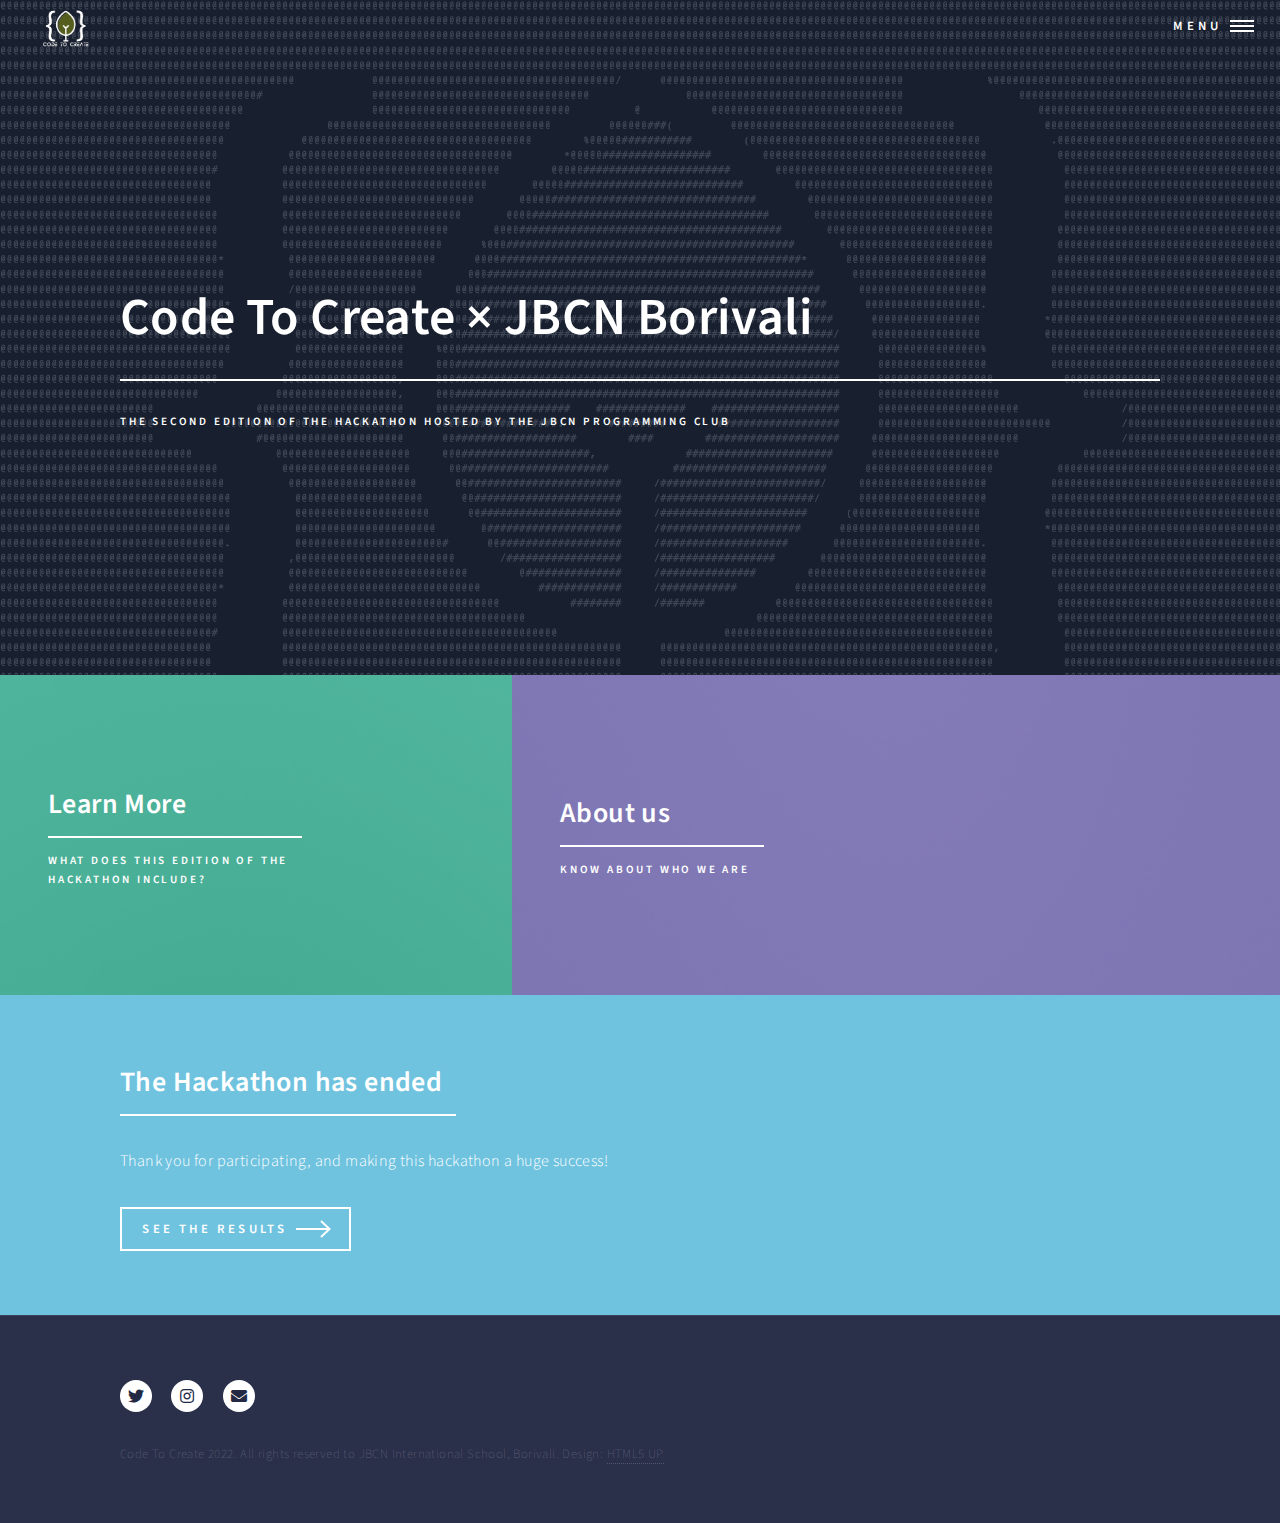
<file: index.html>
<!DOCTYPE HTML>
<meta charset="utf-8" />
<!--
	Forty by HTML5 UP
	html5up.net | @ajlkn
	Free for personal and commercial use under the CCA 3.0 license (html5up.net/license)
-->
<!--SHUSH-->
<html>
	<head>
		<title>Code To Create</title>
		<link rel="icon" type="image/x-icon" href="./images/favicon.ico?">
		<meta name="viewport" content="width=device-width, initial-scale=1, user-scalable=no" />
		<link rel="stylesheet" href="assets/css/main.css" />
		<noscript><link rel="stylesheet" href="assets/css/noscript.css" /></noscript>
	</head>
	<body class="is-preload">

		<!-- Wrapper -->
			<div id="wrapper">

				<!-- Header -->
					<header id="header" class="alt">
						<img style="padding-left:2.5em;" src="images/logo.png"/>
						<nav>
							<a href="#menu">Menu</a>
						</nav>
					</header>

				<!-- Menu -->
					<nav id="menu">
						<ul class="links">
							<li><a href="./">Home</a></li>
							<li><a href="learnMore.html">Learn More</a></li>
							<li><a href="aboutUs.html">About Us</a></li>
							<li><a href="keyDates.html">Key Dates</a></li>
							<li><a href="rules.html">Rules</a></li>
							<li><a href="privacy.html">Your Data</a></li>
						</ul>
						<ul class="actions stacked">
							<li><a href="./results.html" class="button primary fit">Results</a></li>
						</ul>
					</nav>

				<!-- Banner -->
					<section id="banner" class="major">
						<div class="inner">
							<header class="major">
								<h1>Code To Create × JBCN Borivali</h1>
							</header>
							<div class="content">
								<p>The second edition of the hackathon hosted by the JBCN Programming Club</p>
							</div>
						</div>
					</section>

				<!-- Main -->
					<div id="main">

						<!-- One -->
							<section id="one" class="tiles">
								<article style="background-color: #fff !important;">
									<span class="image">
										<img src="images/pic01.jpg" alt="" />
									</span>
									<header class="major">
										<h3><a href="learnMore.html" class="link">Learn More</a></h3>
										<p>What does this edition of the <br/> hackathon include?</p>
									</header>
								</article>
								<article>
									<span class="image">
										<img src="images/pic02.jpg" alt="" />
									</span>
									<header class="major">
										<h3><a href="aboutUs.html" class="link">About us</a></h3>
										<p>Know about who we are</p>
									</header>
								</article>
							</section>

						<!-- Two -->
							<section id="two" style="background-color: #6fc3df ;">
								<div class="inner">
									<header class="major">
										<h2>The Hackathon has ended</h2>
									</header>
									<p>Thank you for participating, and making this hackathon a huge success!</p>
									<ul class="actions">
										<li><a href="./results.html" class="button next">See the results</a></li>
									</ul>
								</div>
							</section>

						<!-- Footer -->
						<footer id="footer">
								<div class="inner">
									<ul class="icons">
										<li><a href="https://twitter.com/c2c_secret" class="icon brands alt fa-twitter"><span class="label">Twitter</span></a></li>
										<li><a href="https://www.instagram.com/codetocreate_2022/" class="icon brands alt fa-instagram"><span class="label">Instagram</span></a></li>
										<li><a href="mailto:code2create.bor@jbcnschool.edu.in?subject=Participation Enquiry" class="icon solid alt fa-envelope"><span class="label">E-Mail</span></a></li>
									</ul>
									<ul class="copyright">
										<li>Code To Create 2022. All rights reserved to JBCN International School, Borivali.
											Design: <a href="https://html5up.net">HTML5 UP</a></li>
									</ul>
								</div>
							</footer>

					</div>

			</div>

		<!-- Scripts -->
			<script src="assets/js/jquery.min.js"></script>
			<script src="assets/js/jquery.scrolly.min.js"></script>
			<script src="assets/js/jquery.scrollex.min.js"></script>
			<script src="assets/js/browser.min.js"></script>
			<script src="assets/js/breakpoints.min.js"></script>
			<script src="assets/js/util.js"></script>
			<script src="assets/js/main.js"></script>

	</body>
</html>
</file>
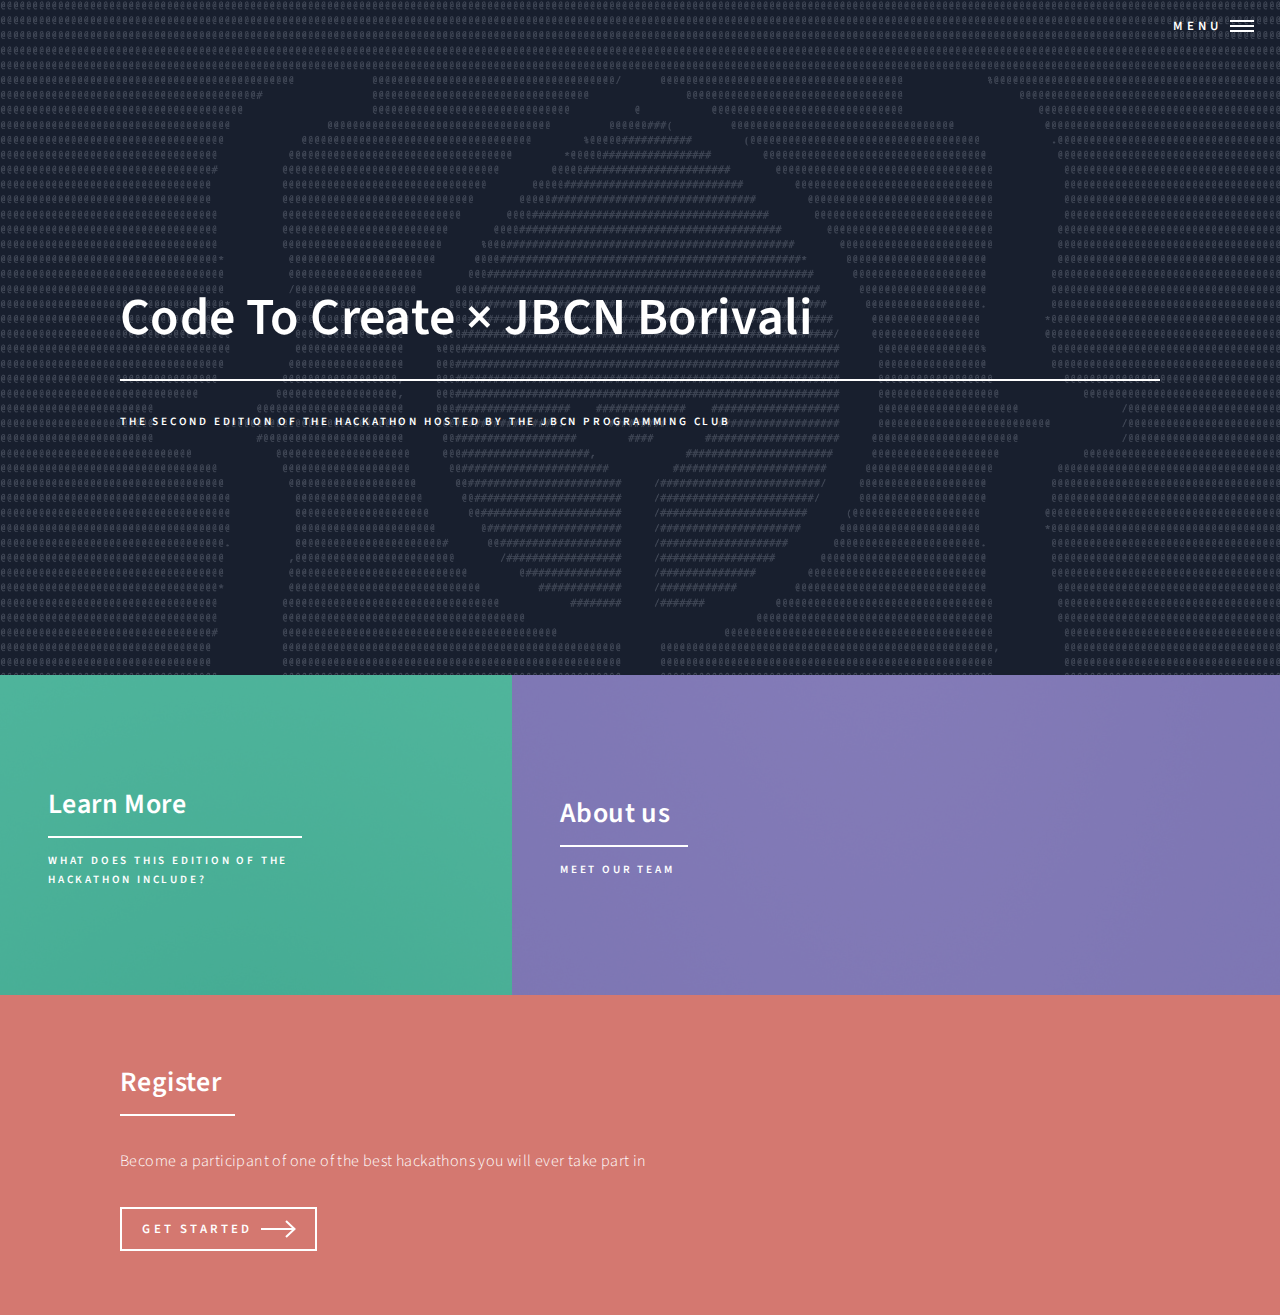
<file: home.html>
<!DOCTYPE HTML>
<meta charset="utf-8" />
<!--
	Forty by HTML5 UP
	html5up.net | @ajlkn
	Free for personal and commercial use under the CCA 3.0 license (html5up.net/license)
-->
<html>
	<head>
		<title>Code To Create</title>
		<link rel="icon" type="image/x-icon" href="/images/favicon.ico">
		<meta name="viewport" content="width=device-width, initial-scale=1, user-scalable=no" />
		<link rel="stylesheet" href="assets/css/main.css" />
		<noscript><link rel="stylesheet" href="assets/css/noscript.css" /></noscript>
	</head>
	<body class="is-preload">

		<!-- Wrapper -->
			<div id="wrapper">

				<!-- Header -->
					<header id="header" class="alt">
						<nav>
							<a href="#menu">Menu</a>
						</nav>
					</header>

				<!-- Menu -->
					<nav id="menu">
						<ul class="links">
							<li><a href="home.html">Home</a></li>
							<li><a href="landing.html">Learn More</a></li>
							<li><a href="aboutUs.html">About us</a></li>
						</ul>
						<ul class="actions stacked">
							<li><a href="https://forms.gle/feTEhWgvT7TiH1jY8" class="button primary fit">Register</a></li>
						</ul>
					</nav>

				<!-- Banner -->
					<section id="banner" class="major">
						<div class="inner">
							<header class="major">
								<h1>Code To Create × JBCN Borivali</h1>
							</header>
							<div class="content">
								<p>The second edition of the hackathon hosted by the JBCN Programming Club</p>
							</div>
						</div>
					</section>

				<!-- Main -->
					<div id="main">

						<!-- One -->
							<section id="one" class="tiles">
								<article>
									<span class="image">
										<img src="images/pic01.jpg" alt="" />
									</span>
									<header class="major">
										<h3><a href="landing.html" class="link">Learn More</a></h3>
										<p>What does this edition of the <br/> hackathon include?</p>
									</header>
								</article>
								<article>
									<span class="image">
										<img src="images/pic02.jpg" alt="" />
									</span>
									<header class="major">
										<h3><a href="aboutUs.html" class="link">About us</a></h3>
										<p>Meet our team</p>
									</header>
								</article>
							</section>

						<!-- Two -->
							<section id="two" style="background-color: #d47870;">
								<div class="inner">
									<header class="major">
										<h2>Register</h2>
									</header>
									<p>Become a participant of one of the best hackathons you will ever take part in</p>
									<ul class="actions">
										<li><a href="landing.html" class="button next">Get Started</a></li>
									</ul>
								</div>
							</section>

					</div>

			</div>

		<!-- Scripts -->
			<script src="assets/js/jquery.min.js"></script>
			<script src="assets/js/jquery.scrolly.min.js"></script>
			<script src="assets/js/jquery.scrollex.min.js"></script>
			<script src="assets/js/browser.min.js"></script>
			<script src="assets/js/breakpoints.min.js"></script>
			<script src="assets/js/util.js"></script>
			<script src="assets/js/main.js"></script>

	</body>
</html>
</file>
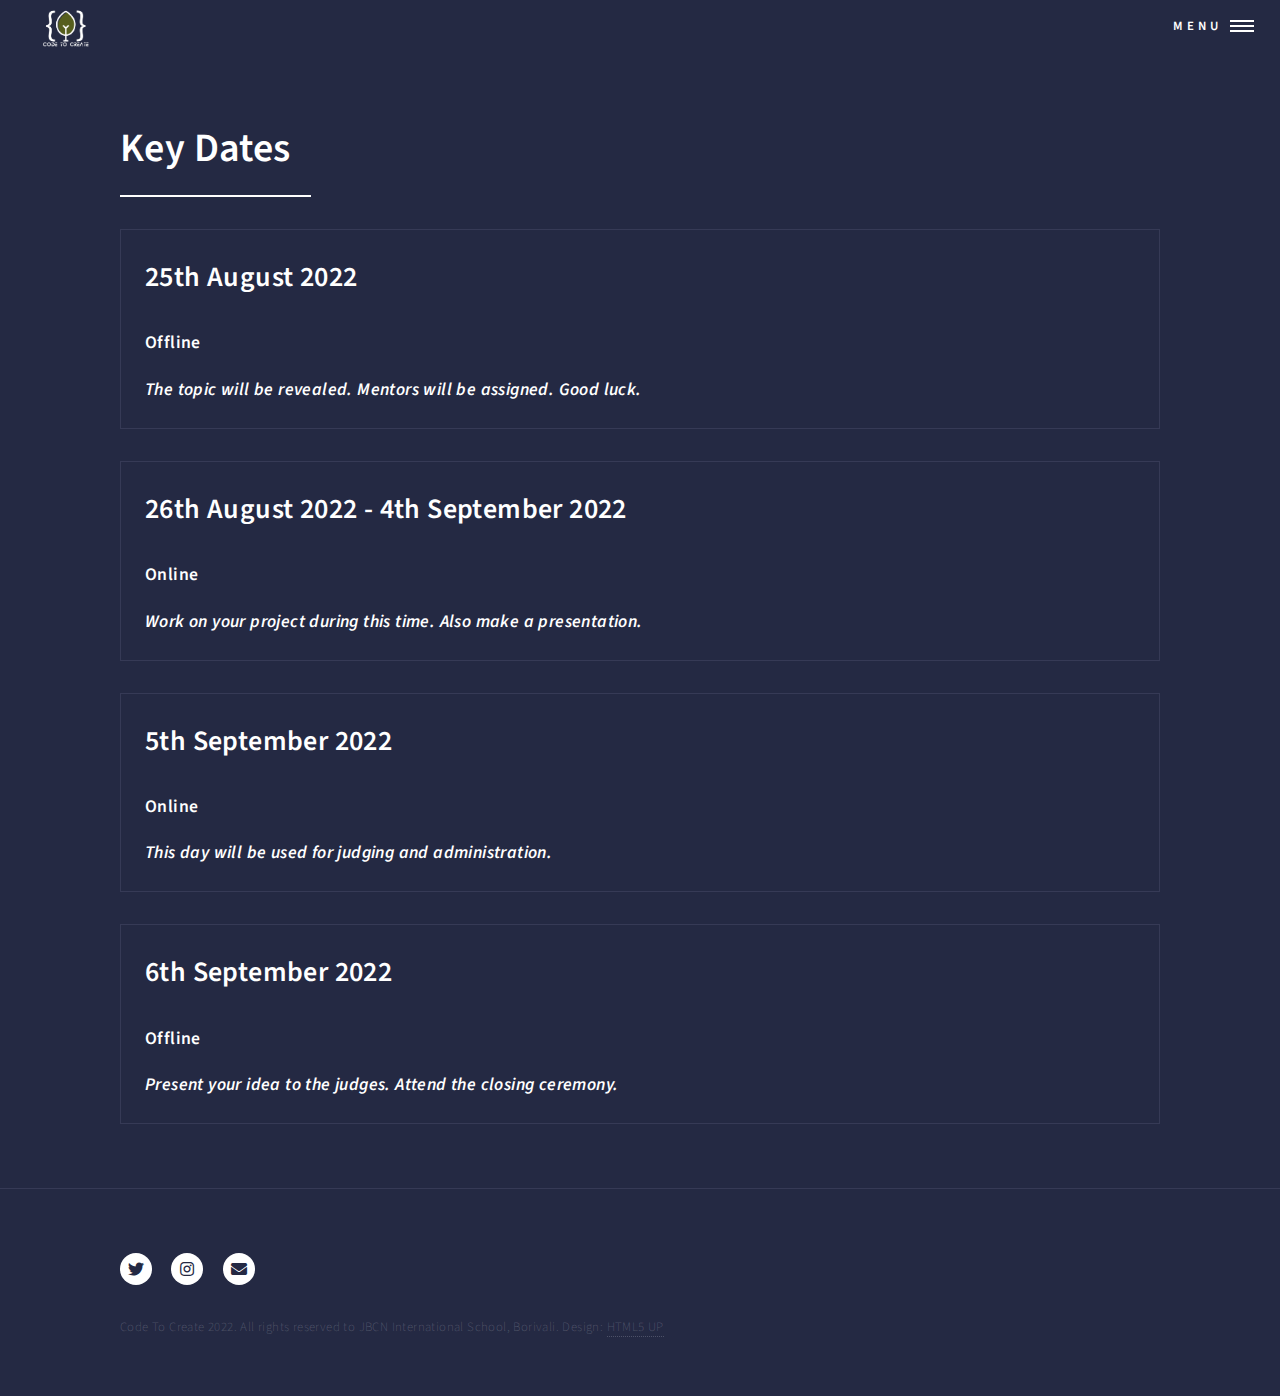
<file: keyDates.html>
<!DOCTYPE HTML>
<!--
	Forty by HTML5 UP
	html5up.net | @ajlkn
	Free for personal and commercial use under the CCA 3.0 license (html5up.net/license)
-->
<html>
	<head>
		<title>Key Dates</title>
		<meta charset="utf-8" />
		<meta name="viewport" content="width=device-width, initial-scale=1, user-scalable=no" />
		<link rel="stylesheet" href="assets/css/main.css" />
		<noscript><link rel="stylesheet" href="assets/css/noscript.css" /></noscript>
	</head>
	<body class="is-preload">

		<!-- Wrapper -->
			<div id="wrapper">

				<!-- Header -->
				<!-- Note: The "styleN" class below should match that of the banner element. -->
				<header id="header" class="alt style2">
					<img src="images/logo.png" style="padding-left: 2.5em;">
					<nav>
						<a href="#menu">Menu</a>
					</nav>
				</header>

				<!-- Menu -->
					<nav id="menu">
						<ul class="links">
							<li><a href="./">Home</a></li>
							<li><a href="learnMore.html">Learn More</a></li>
							<li><a href="aboutUs.html">About Us</a></li>
							<li><a href="keyDates.html">Key Dates</a></li>
							<li><a href="rules.html">Rules</a></li>
							<li><a href="privacy.html">Your Data</a></li>
						</ul>
						<ul class="actions stacked">
							<li><a href="./results.html" class="button primary fit">Results</a></li>
						</ul>
					</nav>

				<!-- Main -->
					<div id="main" class="alt">

						<!-- One -->
							<section id="one">
								<div class="inner">
									<header class="major">
										<h1>Key Dates</h1>
									</header>
									<div class="box">
										<h2>25th August 2022</h2>
										<h4>Offline<h4>
										<p><i>The topic will be revealed. Mentors will be assigned. Good luck.</i></p>
									</div>

									<div class="box">
										<h2>26th August 2022 - 4th September 2022</h2>
										<h4>Online<h4>
										<p><i>Work on your project during this time. Also make a presentation.</i></p>
									</div>

									<div class="box">
										<h2>5th September 2022</h2>
										<h4>Online<h4>
										<p><i>This day will be used for judging and administration.</i></p>
									</div>

									<div class="box">
										<h2>6th September 2022</h2>
										<h4>Offline<h4>
										<p><i>Present your idea to the judges. Attend the closing ceremony. </i></p>
									</div>
									
									
								</div>
							</section>

					</div>


				<!-- Footer -->
					<footer id="footer">
						<div class="inner">
							<ul class="icons">
								<li><a href="https://twitter.com/c2c_secret" class="icon brands alt fa-twitter"><span class="label">Twitter</span></a></li>
								<li><a href="https://www.instagram.com/codetocreate_2022/" class="icon brands alt fa-instagram"><span class="label">Instagram</span></a></li>
								<li><a href="mailto:code2create.bor@jbcnschool.edu.in?subject=Participation Enquiry" class="icon solid alt fa-envelope"><span class="label">E-Mail</span></a></li>
							</ul>
							<ul class="copyright">
								<li>Code To Create 2022. All rights reserved to JBCN International School, Borivali.
									Design: <a href="https://html5up.net">HTML5 UP</a></li>
							</ul>
						</div>
					</footer>

			</div>

		<!-- Scripts -->
			<script src="assets/js/jquery.min.js"></script>
			<script src="assets/js/jquery.scrolly.min.js"></script>
			<script src="assets/js/jquery.scrollex.min.js"></script>
			<script src="assets/js/browser.min.js"></script>
			<script src="assets/js/breakpoints.min.js"></script>
			<script src="assets/js/util.js"></script>
			<script src="assets/js/main.js"></script>

	</body>
</html>
</file>
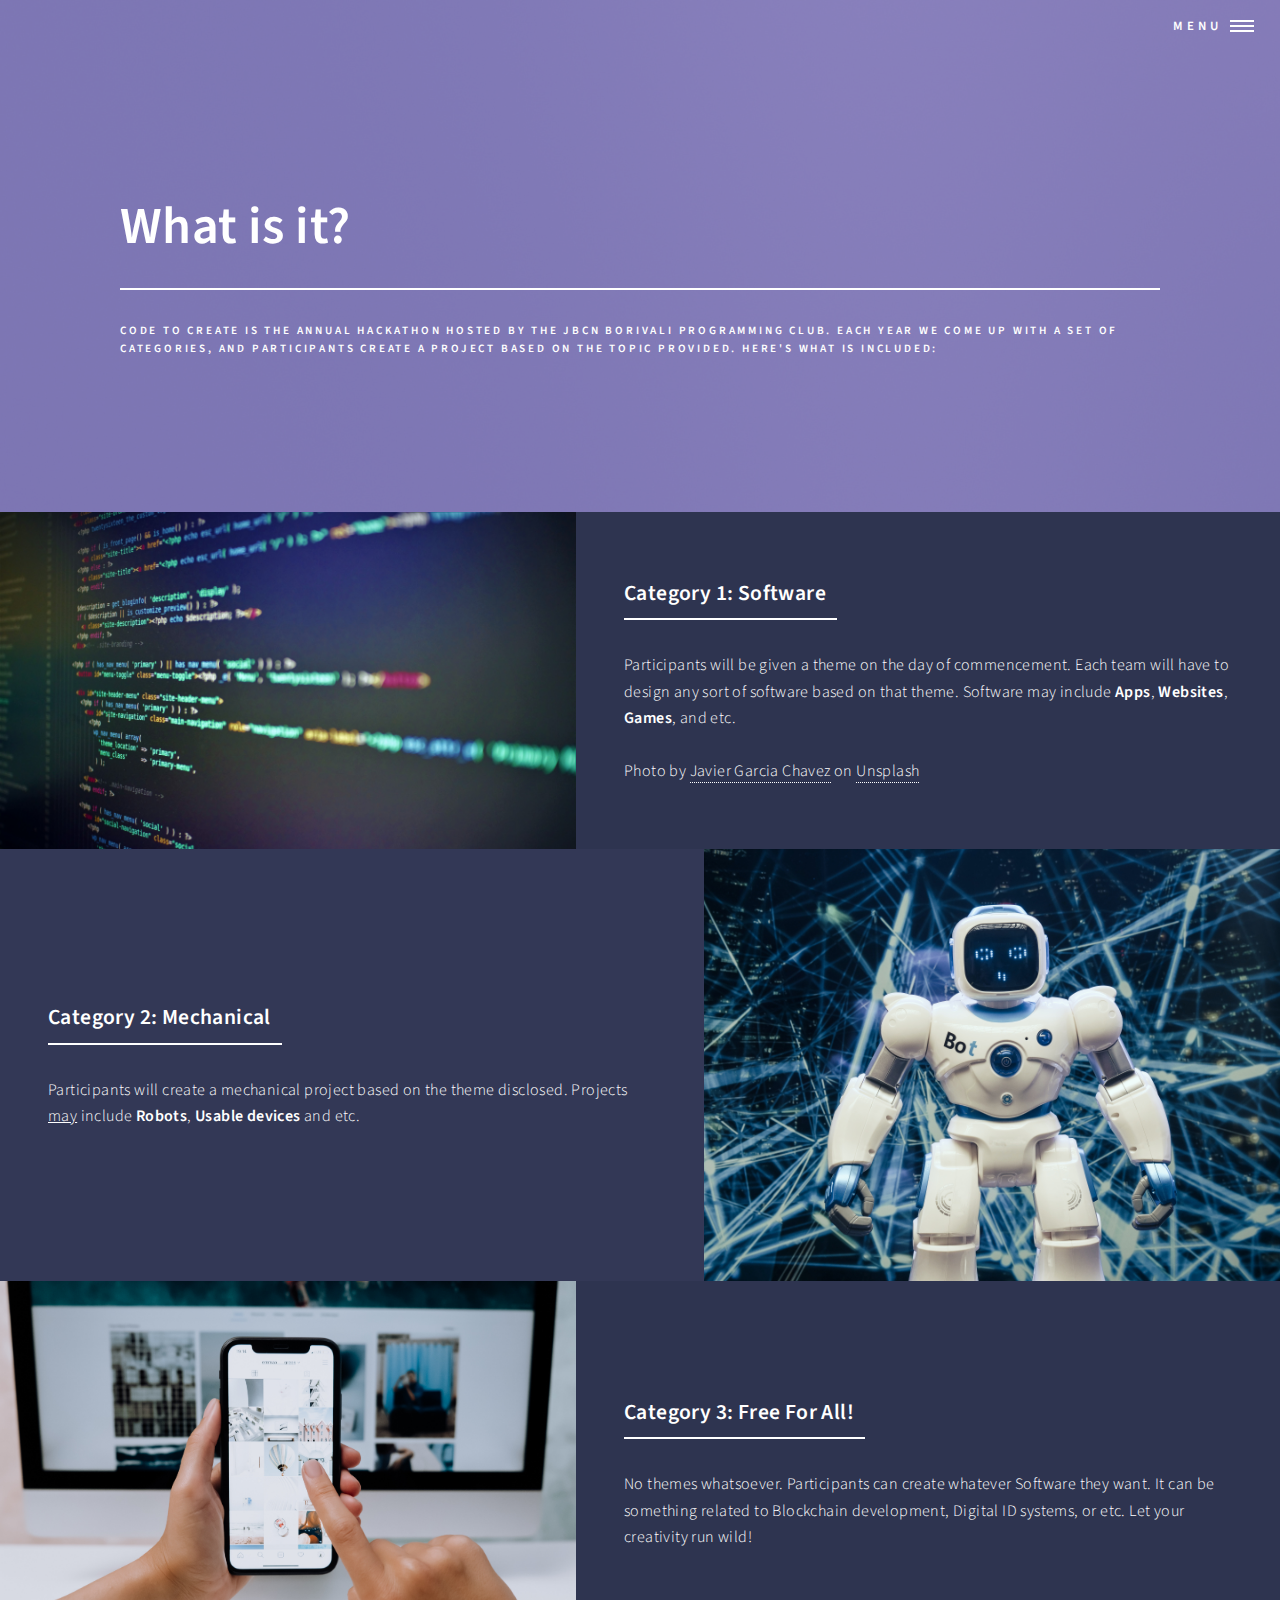
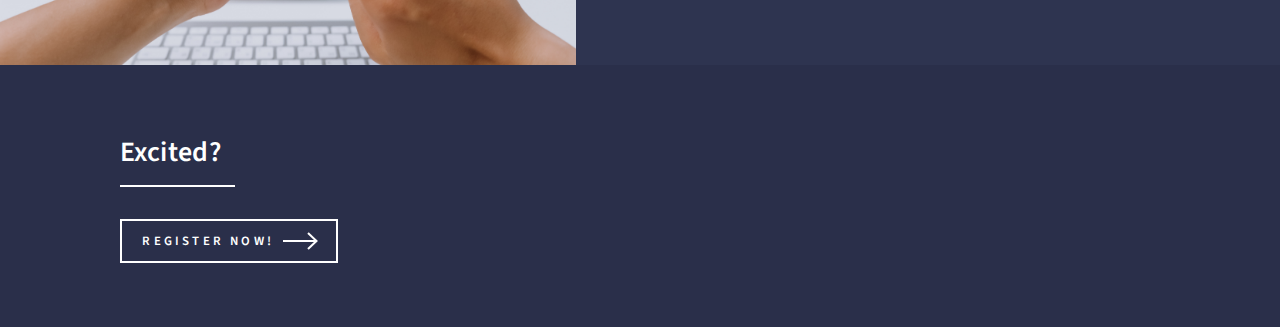
<file: landing.html>
<!DOCTYPE HTML>
<!--
	Forty by HTML5 UP
	html5up.net | @ajlkn
	Free for personal and commercial use under the CCA 3.0 license (html5up.net/license)
-->
<html>
	<head>
		<title>Learn More</title>
		<link rel="icon" type="image/x-icon" href="/images/favicon.ico">
		<meta charset="utf-8" />
		<meta name="viewport" content="width=device-width, initial-scale=1, user-scalable=no" />
		<link rel="stylesheet" href="assets/css/main.css" />
		<noscript><link rel="stylesheet" href="assets/css/noscript.css" /></noscript>
	</head>
	<body class="is-preload">

		<!-- Wrapper -->
			<div id="wrapper">

				<!-- Header -->
				<!-- Note: The "styleN" class below should match that of the banner element. -->
					<header id="header" class="alt style2">
						<nav>
							<a href="#menu">Menu</a>
						</nav>
					</header>

				<!-- Menu -->
					<nav id="menu">
						<ul class="links">
							<li><a href="home.html">Home</a></li>
							<li><a href="landing.html">Learn More</a></li>
							<li><a href="aboutUs.html">About us</a></li>
						</ul>
						<ul class="actions stacked">
							<li><a href="https://forms.gle/feTEhWgvT7TiH1jY8" class="button primary fit">Register</a></li>
						</ul>
					</nav>

				<!-- Banner -->
				<!-- Note: The "styleN" class below should match that of the header element. -->
					<section id="banner" class="style2">
						<div class="inner">
							<span class="image">
								<img src="images/pic07.jpg" alt="" />
							</span>
							<header class="major">
								<h1>What is it?</h1>
							</header>
							<div class="content">
								<p>Code To Create is the annual hackathon hosted by the JBCN Borivali Programming Club. Each year we come up with a set of categories, and participants create a project based on the topic provided. Here's what is included:</p>
							</div>
						</div>
					</section>

				<!-- Main -->
					<div id="main">
						<!-- Two -->
							<section id="two" class="spotlights">
								<section>
									<a href="generic.html" class="image">
										<img src="images/pic08.jpg" alt="" data-position="25% 25%" />
									</a>
									<div class="content">
										<div class="inner">
											<header class="major">
												<h3>Category 1: Software</h3>
											</header>
											<p>Participants will be given a theme on the day of commencement. Each team will have to design any sort of software based on that theme. Software may include <strong>Apps</strong>, <strong>Websites</strong>, <Strong>Games</strong>, and etc. <br/><br/> Photo by <a href="https://unsplash.com/@javchz?utm_source=unsplash&utm_medium=referral&utm_content=creditCopyText">Javier Garcia Chavez</a> on <a href="https://unsplash.com/s/photos/programing?utm_source=unsplash&utm_medium=referral&utm_content=creditCopyText">Unsplash</a>
											</p>
										</div>
									</div>
								</section>
								<section>
									<a href="generic.html" class="image">
										<img src="images/pic09.jpg" alt="" data-position="top center" />
									</a>
									<div class="content">
										<div class="inner">
											<header class="major">
												<h3>Category 2: Mechanical</h3>
											</header>
											<p>Participants will create a mechanical project based on the theme disclosed. Projects <u>may</u> include <strong>Robots</strong>, <strong>Usable devices</strong> and etc.</p>
										</div>
									</div>
								</section>
								<section>
									<a href="generic.html" class="image">
										<img src="images/pic10.jpg" alt="" data-position="25% 25%" />
									</a>
									<div class="content">
										<div class="inner">
											<header class="major">
												<h3>Category 3: Free For All!</h3>
											</header>
											<p>No themes whatsoever. Participants can create whatever Software they want. It can be something related to Blockchain development, Digital ID systems, or etc. Let your creativity run wild!</p>
										</div>
									</div>
								</section>
							</section>

						<!-- Three -->
							<section id="three">
								<div class="inner">
									<header class="major">
										<h2>Excited?</h2>
									</header>
									<ul class="actions">
										<li><a href="https://forms.gle/feTEhWgvT7TiH1jY8" class="button next">Register Now!</a></li>
									</ul>
								</div>
							</section>

					</div>
			</div>

		<!-- Scripts -->
			<script src="assets/js/jquery.min.js"></script>
			<script src="assets/js/jquery.scrolly.min.js"></script>
			<script src="assets/js/jquery.scrollex.min.js"></script>
			<script src="assets/js/browser.min.js"></script>
			<script src="assets/js/breakpoints.min.js"></script>
			<script src="assets/js/util.js"></script>
			<script src="assets/js/main.js"></script>

	</body>
</html>
</file>
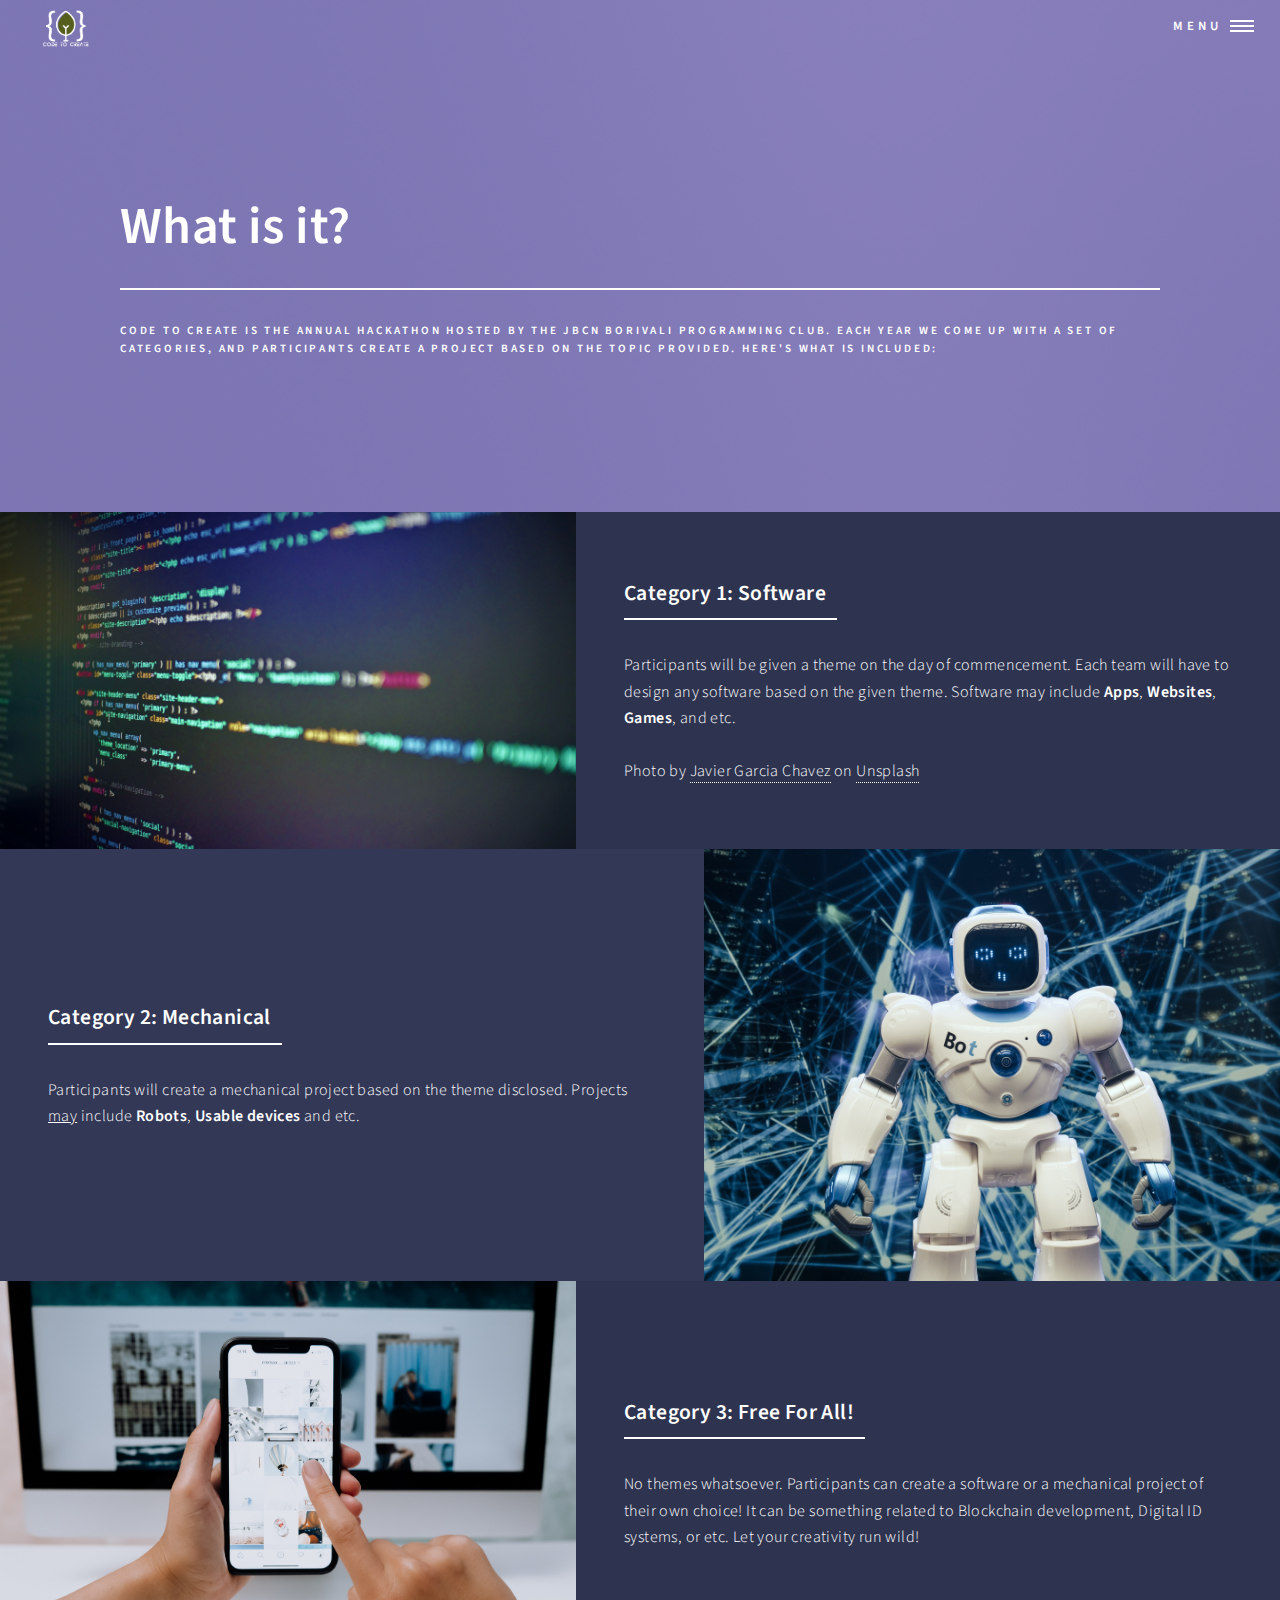
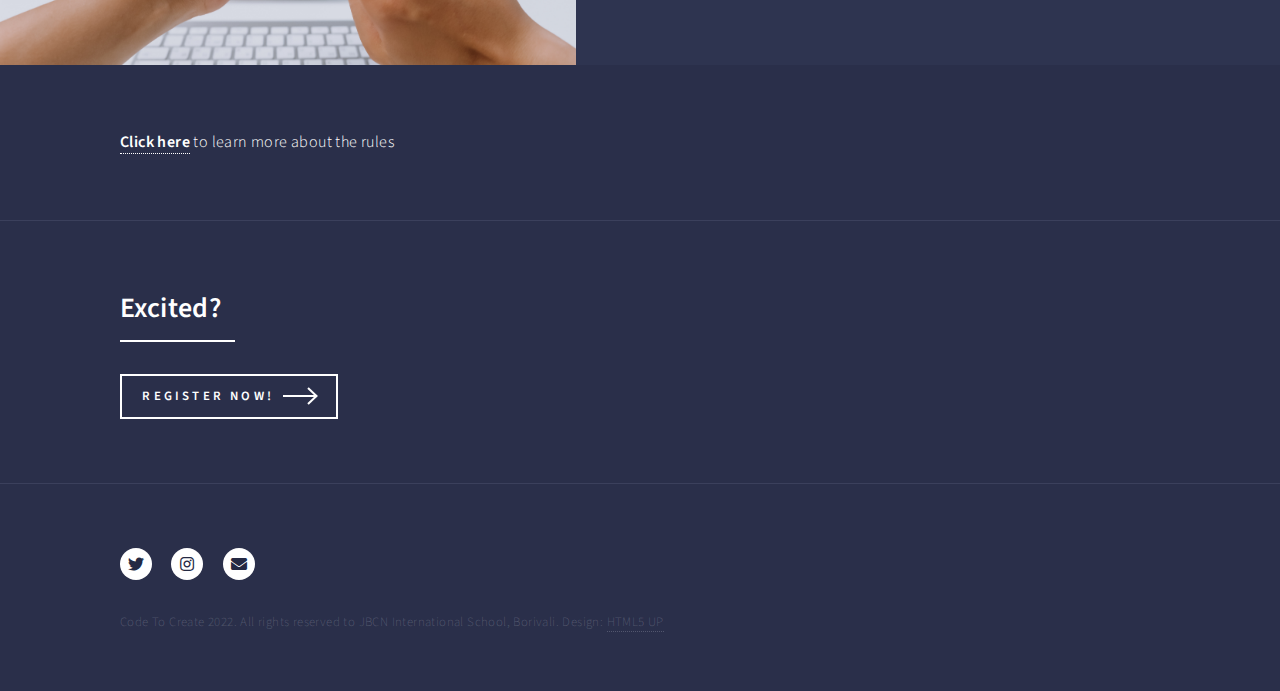
<file: learnMore.html>
<!DOCTYPE HTML>
<!--
	Forty by HTML5 UP
	html5up.net | @ajlkn
	Free for personal and commercial use under the CCA 3.0 license (html5up.net/license)
-->
<!--SHUSH-->
<html>
	<head>
		<title>Learn More</title>
		<link rel="icon" type="image/x-icon" href="./images/favicon.ico?">
		<meta charset="utf-8" />
		<meta name="viewport" content="width=device-width, initial-scale=1, user-scalable=no" />
		<link rel="stylesheet" href="assets/css/main.css" />
		<noscript><link rel="stylesheet" href="assets/css/noscript.css" /></noscript>
	</head>
	<body class="is-preload">

		<!-- Wrapper -->
			<div id="wrapper">

				<!-- Header -->
				<!-- Note: The "styleN" class below should match that of the banner element. -->
					<header id="header" class="alt style2">
						<img src="images/logo.png" style="padding-left: 2.5em;">
						<nav>
							<a href="#menu">Menu</a>
						</nav>
					</header>

				<!-- Menu -->
					<nav id="menu">
						<ul class="links">
							<li><a href="./">Home</a></li>
							<li><a href="learnMore.html">Learn More</a></li>
							<li><a href="aboutUs.html">About Us</a></li>
							<li><a href="keyDates.html">Key Dates</a></li>
							<li><a href="rules.html">Rules</a></li>
							<li><a href="privacy.html">Your Data</a></li>
						</ul>
						<ul class="actions stacked">
							<li><a href="https://forms.gle/npLSXSBTqkmXnZtu78" class="button primary fit">Register</a></li>
						</ul>
					</nav>

				<!-- Banner -->
				<!-- Note: The "styleN" class below should match that of the header element. -->
					<section id="banner" class="style2">
						<div class="inner">
							<span class="image">
								<img src="images/pic07.jpg" alt="" />
							</span>
							<header class="major">
								<h1>What is it?</h1>
							</header>
							<div class="content">
								<p>Code To Create is the annual hackathon hosted by the JBCN Borivali Programming Club. Each year we come up with a set of categories, and participants create a project based on the topic provided. Here's what is included:</p>
							</div>
						</div>
					</section>

				<!-- Main -->
					<div id="main">
						<!-- Two -->
							<section id="two" class="spotlights">
								<section>
									<a href="generic.html" class="image">
										<img src="images/pic08.jpg" alt="" data-position="25% 25%" />
									</a>
									<div class="content">
										<div class="inner">
											<header class="major">
												<h3>Category 1: Software</h3>
											</header>
											<p>Participants will be given a theme on the day of commencement. Each team will have to design any software based on the given theme. Software may include <strong>Apps</strong>, <strong>Websites</strong>, <Strong>Games</strong>, and etc. <br/><br/> Photo by <a href="https://unsplash.com/@javchz?utm_source=unsplash&utm_medium=referral&utm_content=creditCopyText">Javier Garcia Chavez</a> on <a href="https://unsplash.com/s/photos/programing?utm_source=unsplash&utm_medium=referral&utm_content=creditCopyText">Unsplash</a>
											</p>
										</div>
									</div>
								</section>
								<section>
									<a href="generic.html" class="image">
										<img src="images/pic09.jpg" alt="" data-position="top center" />
									</a>
									<div class="content">
										<div class="inner">
											<header class="major">
												<h3>Category 2: Mechanical</h3>
											</header>
											<p>Participants will create a mechanical project based on the theme disclosed. Projects <u>may</u> include <strong>Robots</strong>, <strong>Usable devices</strong> and etc.</p>
										</div>
									</div>
								</section>
								<section>
									<a href="generic.html" class="image">
										<img src="images/pic10.jpg" alt="" data-position="25% 25%" />
									</a>
									<div class="content">
										<div class="inner">
											<header class="major">
												<h3>Category 3: Free For All!</h3>
											</header>
											<p>No themes whatsoever. Participants can create a software or a mechanical project of their own choice! It can be something related to Blockchain development, Digital ID systems, or etc. Let your creativity run wild!</p>
										</div>
									</div>
								</section>
							</section>
							<section id="three">
								<div class="inner">
									<p><a href="./rules.html"><strong>Click here</strong></a> to learn more about the rules</p>
								</div>
							</section>
							<section id="four">
								<div class="inner">
									<header class="major">
										<h2>Excited?</h2>
									</header>
									<ul class="actions">
										<li><a href="https://forms.gle/npLSXSBTqkmXnZtu7" class="button next">Register Now!</a></li>
									</ul>
								</div>
							</section>

						<!-- Footer -->
							<footer id="footer">
								<div class="inner">
									<ul class="icons">
										<li><a href="https://twitter.com/c2c_secret" class="icon brands alt fa-twitter"><span class="label">Twitter</span></a></li>
										<li><a href="https://www.instagram.com/codetocreate_2022/" class="icon brands alt fa-instagram"><span class="label">Instagram</span></a></li>
										<li><a href="mailto:code2create.bor@jbcnschool.edu.in?subject=Participation Enquiry" class="icon solid alt fa-envelope"><span class="label">E-Mail</span></a></li>
									</ul>
									<ul class="copyright">
										<li>Code To Create 2022. All rights reserved to JBCN International School, Borivali.
											Design: <a href="https://html5up.net">HTML5 UP</a></li>
									</ul>
								</div>
							</footer>

					</div>
			</div>

		<!-- Scripts -->
			<script src="assets/js/jquery.min.js"></script>
			<script src="assets/js/jquery.scrolly.min.js"></script>
			<script src="assets/js/jquery.scrollex.min.js"></script>
			<script src="assets/js/browser.min.js"></script>
			<script src="assets/js/breakpoints.min.js"></script>
			<script src="assets/js/util.js"></script>
			<script src="assets/js/main.js"></script>

	</body>
</html>
</file>
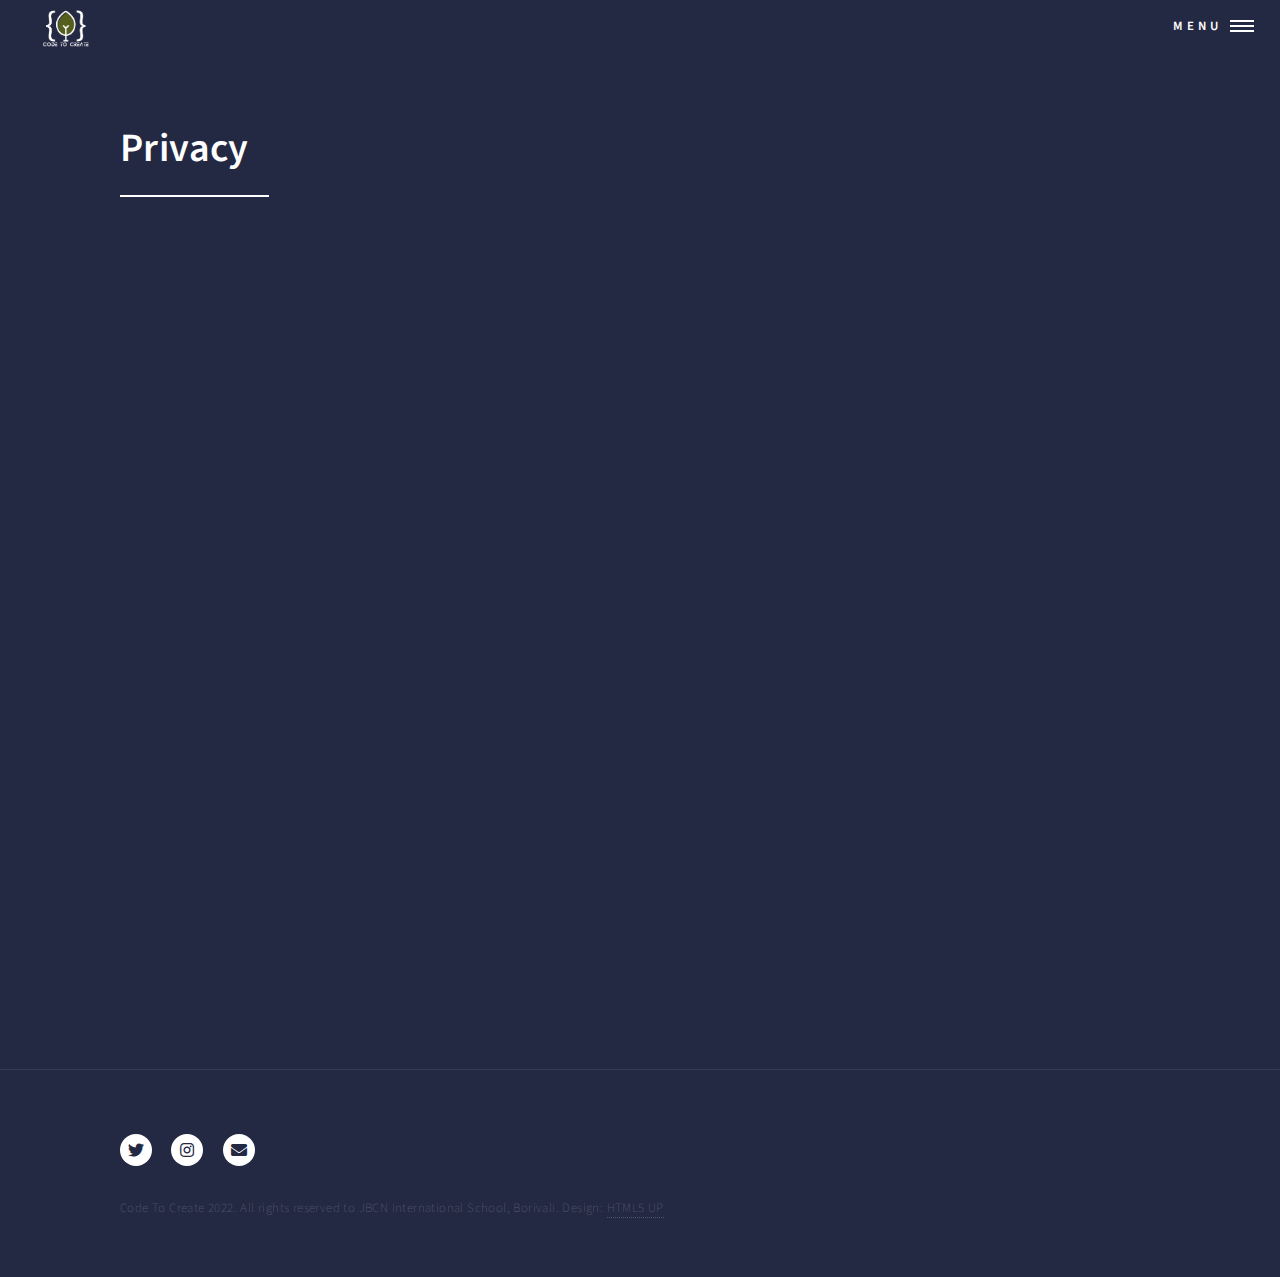
<file: privacy.html>
<!DOCTYPE HTML>
<!--
	Forty by HTML5 UP
	html5up.net | @ajlkn
	Free for personal and commercial use under the CCA 3.0 license (html5up.net/license)
-->
<html>
	<head>
		<title>Privacy</title>
		<meta charset="utf-8" />
		<meta name="viewport" content="width=device-width, initial-scale=1, user-scalable=no" />
		<link rel="stylesheet" href="assets/css/main.css" />
		<noscript><link rel="stylesheet" href="assets/css/noscript.css" /></noscript>
	</head>
	<body class="is-preload">

		<!-- Wrapper -->
			<div id="wrapper">

				<!-- Header -->
				<!-- Note: The "styleN" class below should match that of the banner element. -->
				<header id="header" class="alt style2">
					<img src="images/logo.png" style="padding-left: 2.5em;">
					<nav>
						<a href="#menu">Menu</a>
					</nav>
				</header>

				<!-- Menu -->
					<nav id="menu">
						<ul class="links">
							<li><a href="./">Home</a></li>
							<li><a href="learnMore.html">Learn More</a></li>
							<li><a href="aboutUs.html">About Us</a></li>
							<li><a href="keyDates.html">Key Dates</a></li>
							<li><a href="rules.html">Rules</a></li>
							<li><a href="privacy.html">Your Data</a></li>
						</ul>
						<ul class="actions stacked">
							<li><a href="./results.html" class="button primary fit">Results</a></li>
						</ul>
					</nav>

				<!-- Main -->
					<div id="main" class="alt">

						<!-- One -->
							<section id="one">
								<div class="inner">
									<header class="major">
										<h1>Privacy</h1>
									</header>
									<iframe src="./assets/pdf/privacy.pdf" width="100%" height="800px"></iframe>
									
									
								</div>
							</section>

					</div>


				<!-- Footer -->
					<footer id="footer">
						<div class="inner">
							<ul class="icons">
								<li><a href="https://twitter.com/c2c_secret" class="icon brands alt fa-twitter"><span class="label">Twitter</span></a></li>
								<li><a href="https://www.instagram.com/codetocreate_2022/" class="icon brands alt fa-instagram"><span class="label">Instagram</span></a></li>
								<li><a href="mailto:code2create.bor@jbcnschool.edu.in?subject=Participation Enquiry" class="icon solid alt fa-envelope"><span class="label">E-Mail</span></a></li>
							</ul>
							<ul class="copyright">
								<li>Code To Create 2022. All rights reserved to JBCN International School, Borivali.
									Design: <a href="https://html5up.net">HTML5 UP</a></li>
							</ul>
						</div>
					</footer>

			</div>

		<!-- Scripts -->
			<script src="assets/js/jquery.min.js"></script>
			<script src="assets/js/jquery.scrolly.min.js"></script>
			<script src="assets/js/jquery.scrollex.min.js"></script>
			<script src="assets/js/browser.min.js"></script>
			<script src="assets/js/breakpoints.min.js"></script>
			<script src="assets/js/util.js"></script>
			<script src="assets/js/main.js"></script>

	</body>
</html>
</file>
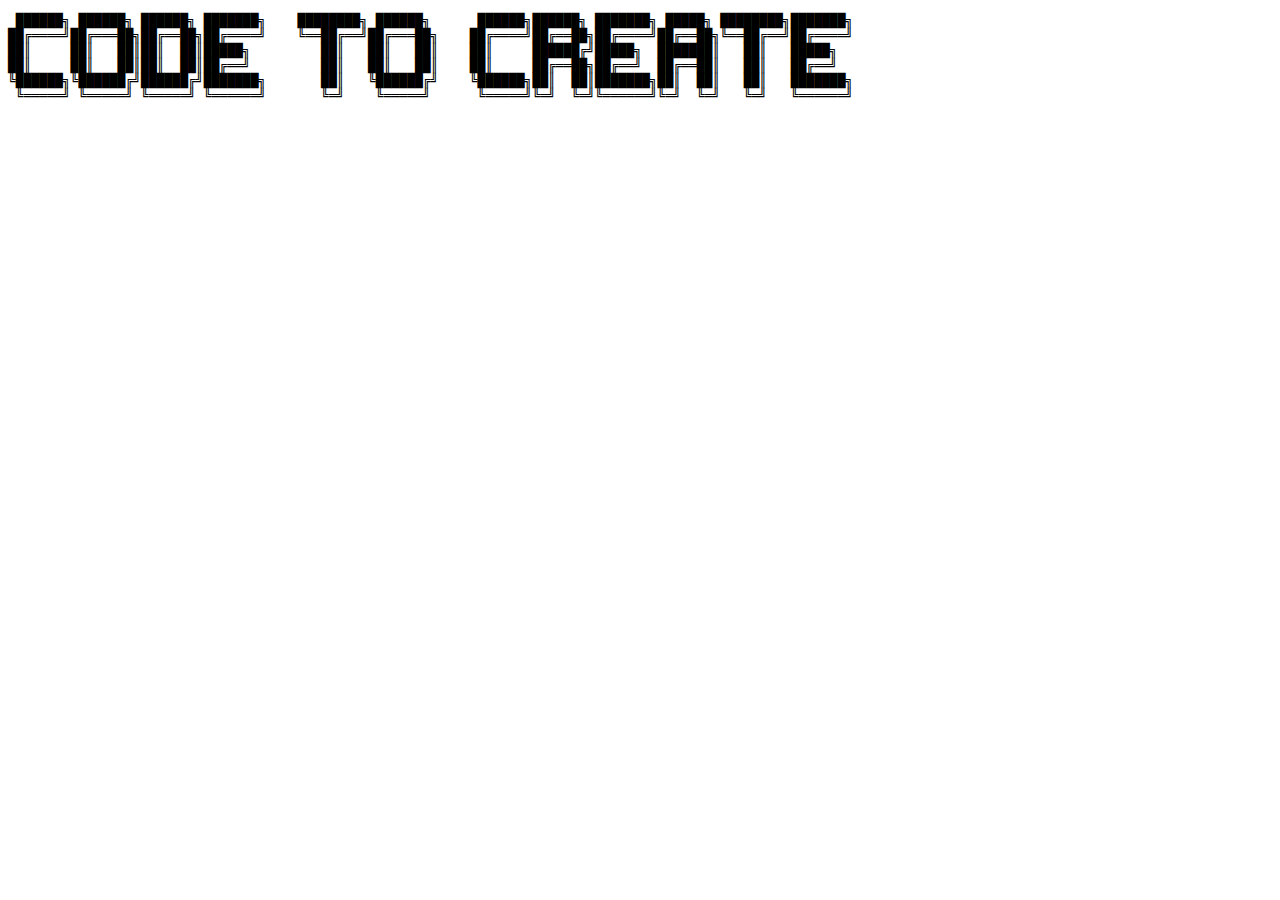
<file: promo.html>
<!DOCTYPE html>
<html lang="en">
<head>
    <meta charset="UTF-8">
    <meta http-equiv="X-UA-Compatible" content="IE=edge">
    <meta name="viewport" content="width=device-width, initial-scale=1.0">
    <title>Code To Create v2</title>
</head>
<body>
    <pre>
 ██████╗ ██████╗ ██████╗ ███████╗    ████████╗ ██████╗      ██████╗██████╗ ███████╗ █████╗ ████████╗███████╗
██╔════╝██╔═══██╗██╔══██╗██╔════╝    ╚══██╔══╝██╔═══██╗    ██╔════╝██╔══██╗██╔════╝██╔══██╗╚══██╔══╝██╔════╝
██║     ██║   ██║██║  ██║█████╗         ██║   ██║   ██║    ██║     ██████╔╝█████╗  ███████║   ██║   █████╗  
██║     ██║   ██║██║  ██║██╔══╝         ██║   ██║   ██║    ██║     ██╔══██╗██╔══╝  ██╔══██║   ██║   ██╔══╝  
╚██████╗╚██████╔╝██████╔╝███████╗       ██║   ╚██████╔╝    ╚██████╗██║  ██║███████╗██║  ██║   ██║   ███████╗
 ╚═════╝ ╚═════╝ ╚═════╝ ╚══════╝       ╚═╝    ╚═════╝      ╚═════╝╚═╝  ╚═╝╚══════╝╚═╝  ╚═╝   ╚═╝   ╚══════╝
                                                                                                            
    </pre>
</body>
</html>
</file>
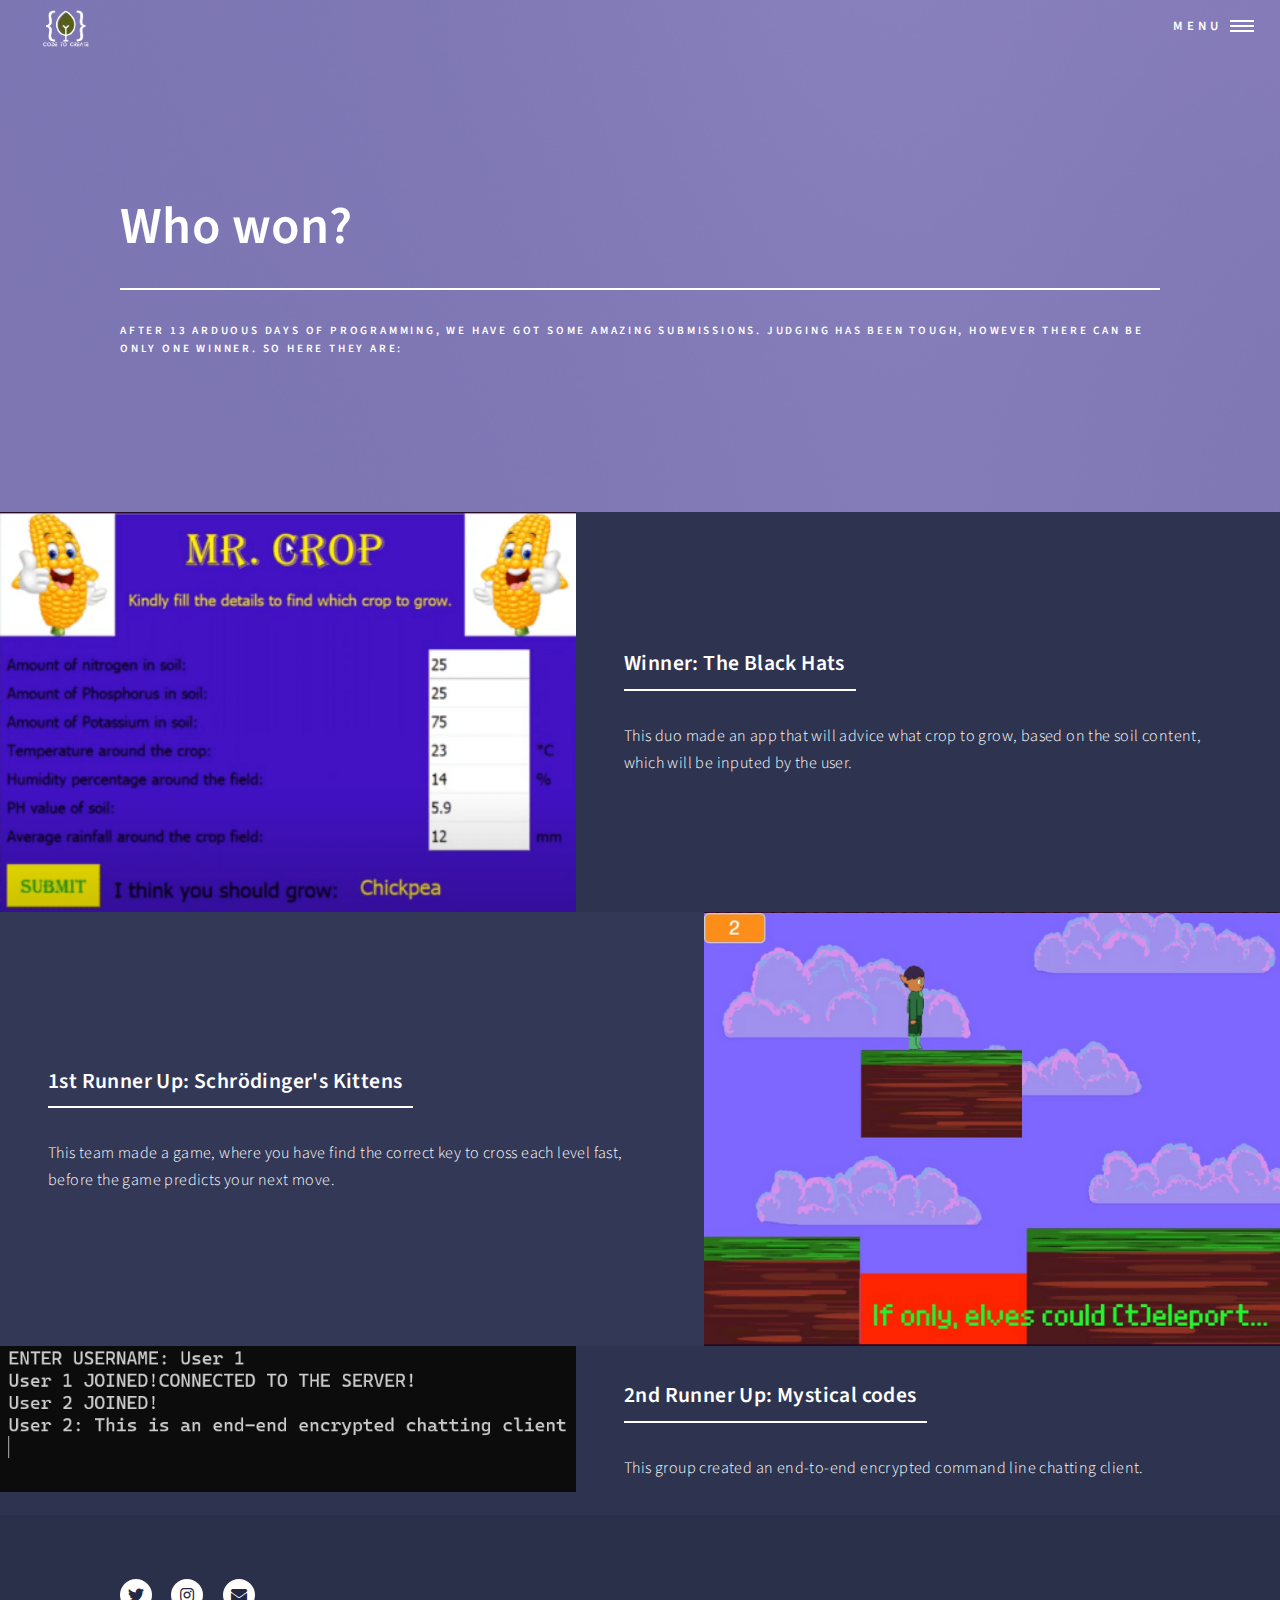
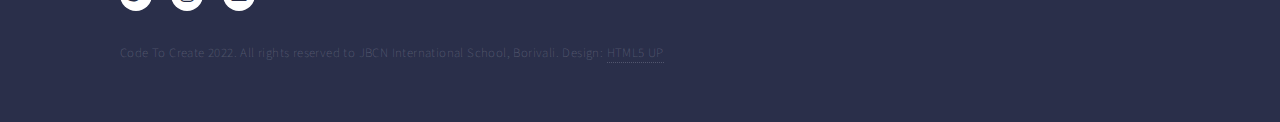
<file: results.html>
<!DOCTYPE HTML>
<!--
	Forty by HTML5 UP
	html5up.net | @ajlkn
	Free for personal and commercial use under the CCA 3.0 license (html5up.net/license)
-->
<!--SHUSH-->
<html>
	<head>
		<title>Results</title>
		<link rel="icon" type="image/x-icon" href="./images/favicon.ico?">
		<meta charset="utf-8" />
		<meta name="viewport" content="width=device-width, initial-scale=1, user-scalable=no" />
		<link rel="stylesheet" href="assets/css/main.css" />
		<noscript><link rel="stylesheet" href="assets/css/noscript.css" /></noscript>
	</head>
	<body class="is-preload">

		<!-- Wrapper -->
			<div id="wrapper">

				<!-- Header -->
				<!-- Note: The "styleN" class below should match that of the banner element. -->
					<header id="header" class="alt style2">
						<img src="images/logo.png" style="padding-left: 2.5em;">
						<nav>
							<a href="#menu">Menu</a>
						</nav>
					</header>

				<!-- Menu -->
					<nav id="menu">
						<ul class="links">
							<li><a href="./">Home</a></li>
							<li><a href="learnMore.html">Learn More</a></li>
							<li><a href="aboutUs.html">About Us</a></li>
							<li><a href="keyDates.html">Key Dates</a></li>
							<li><a href="rules.html">Rules</a></li>
							<li><a href="privacy.html">Your Data</a></li>
						</ul>
					</nav>

				<!-- Banner -->
				<!-- Note: The "styleN" class below should match that of the header element. -->
					<section id="banner" class="style2">
						<div class="inner">
							<span class="image">
								<img src="images/pic07.jpg" alt="" />
							</span>
							<header class="major">
								<h1>Who won?</h1>
							</header>
							<div class="content">
								<p>After 13 arduous days of programming, we have got some amazing submissions. Judging has been tough, however there can be only one winner. So here they are: </p>
							</div>
						</div>
					</section>

				<!-- Main -->
					<div id="main">
						<!-- Two -->
							<section id="two" class="spotlights">
								<section>
									<a href="generic.html" class="image">
										<img src="images/winnerProj.png"  alt="" data-position="25% 25%" />
									</a>
									<div class="content">
										<div class="inner">
											<header class="major">
												<h3>Winner: The Black Hats</h3>
											</header>
											<p>This duo made an app that will advice what crop to grow, based on the soil content, which will be inputed by the user.</a>
											</p>
										</div>
									</div>
								</section>
								<section>
									<a href="generic.html" class="image">
										<img src="images/1stRunnerUpProj.png" alt="" data-position="top center" />
									</a>
									<div class="content">
										<div class="inner">
											<header class="major">
												<h3>1st Runner Up: Schrödinger's Kittens</h3>
											</header>
											<p>This team made a game, where you have find the correct key to cross each level fast, before the game predicts your next move.</p>
										</div>
									</div>
								</section>
								<section>
									<a href="generic.html" class="image">
										<img src="images/2ndRunnerUpProj.png" alt="" data-position="25% 25%" />
									</a>
									<div class="content">
										<div class="inner">
											<header class="major">
												<h3>2nd Runner Up: Mystical codes</h3>
											</header>
											<p>This group created an end-to-end encrypted command line chatting client.</p>
										</div>
									</div>
								</section>
							</section>
						<!-- Footer -->
							<footer id="footer">
								<div class="inner">
									<ul class="icons">
										<li><a href="https://twitter.com/c2c_secret" class="icon brands alt fa-twitter"><span class="label">Twitter</span></a></li>
										<li><a href="https://www.instagram.com/codetocreate_2022/" class="icon brands alt fa-instagram"><span class="label">Instagram</span></a></li>
										<li><a href="mailto:code2create.bor@jbcnschool.edu.in?subject=Participation Enquiry" class="icon solid alt fa-envelope"><span class="label">E-Mail</span></a></li>
									</ul>
									<ul class="copyright">
										<li>Code To Create 2022. All rights reserved to JBCN International School, Borivali.
											Design: <a href="https://html5up.net">HTML5 UP</a></li>
									</ul>
								</div>
							</footer>

					</div>
			</div>

		<!-- Scripts -->
			<script src="assets/js/jquery.min.js"></script>
			<script src="assets/js/jquery.scrolly.min.js"></script>
			<script src="assets/js/jquery.scrollex.min.js"></script>
			<script src="assets/js/browser.min.js"></script>
			<script src="assets/js/breakpoints.min.js"></script>
			<script src="assets/js/util.js"></script>
			<script src="assets/js/main.js"></script>

	</body>
</html>
</file>
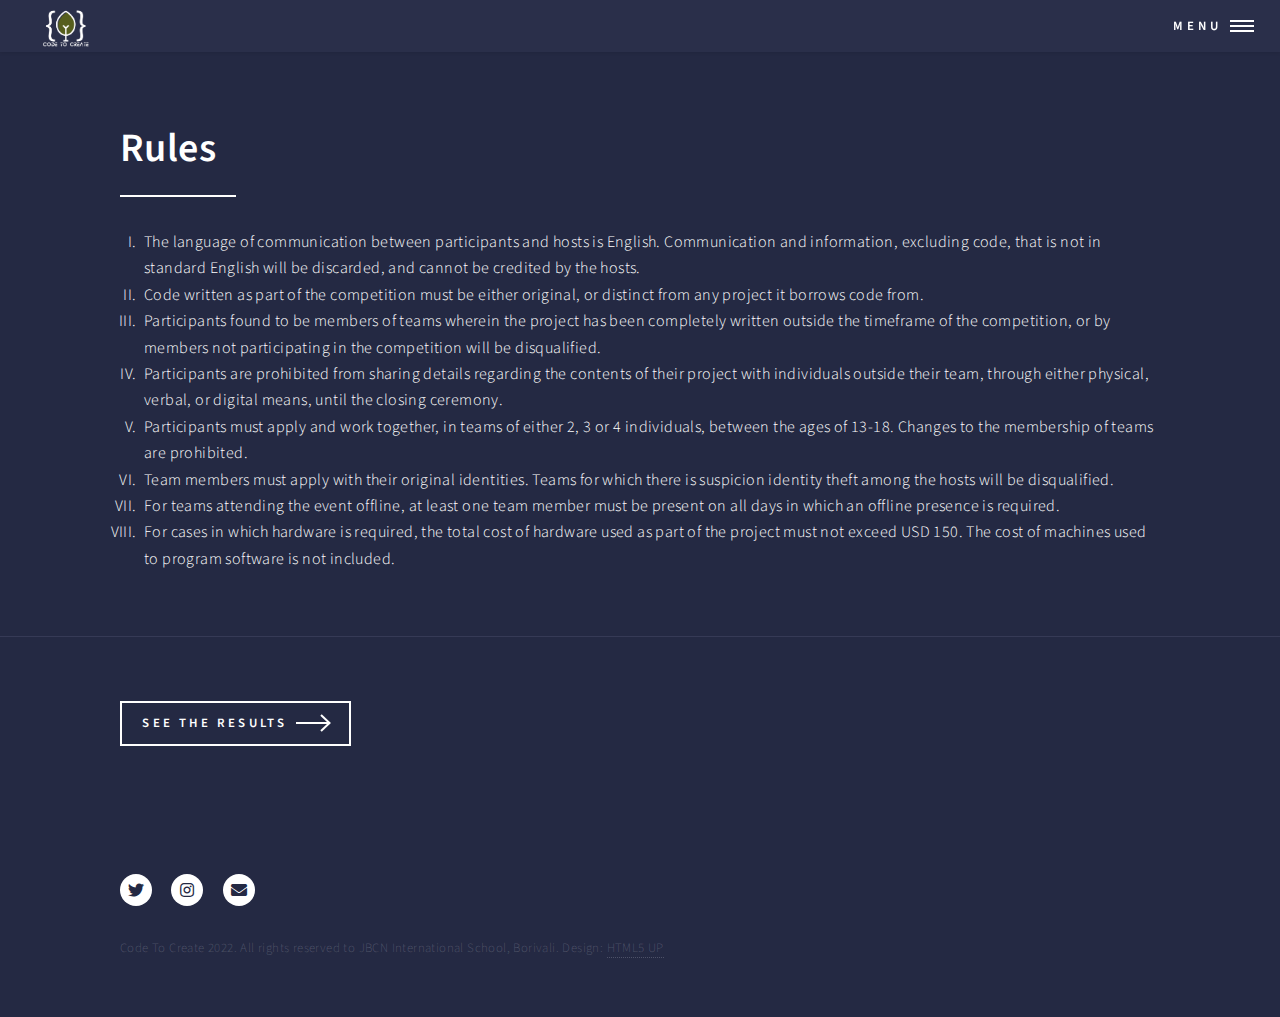
<file: rules.html>
<!DOCTYPE HTML>
<!--
	Forty by HTML5 UP
	html5up.net | @ajlkn
	Free for personal and commercial use under the CCA 3.0 license (html5up.net/license)
-->
<!--SHUSH-->
<html>
	<head>
		<title>Rules and regulations</title>
		<link rel="icon" type="image/x-icon" href="./images/favicon.ico?">
		<meta charset="utf-8" />
		<meta name="viewport" content="width=device-width, initial-scale=1, user-scalable=no" />
		<link rel="stylesheet" href="assets/css/main.css" />
		<noscript><link rel="stylesheet" href="assets/css/noscript.css" /></noscript>
	</head>
	<body class="is-preload">

		<!-- Wrapper -->
			<div id="wrapper">

				<!-- Header -->
					<header id="header">
						<img src="images/logo.png" style="padding-left: 2.5em;">
						<nav>
							<a href="#menu">Menu</a>
						</nav>
					</header>

				<!-- Menu -->
					<nav id="menu">
						<ul class="links">
							<li><a href="./">Home</a></li>
							<li><a href="learnMore.html">Learn More</a></li>
							<li><a href="aboutUs.html">About Us</a></li>
							<li><a href="keyDates.html">Key Dates</a></li>
							<li><a href="rules.html">Rules</a></li>
							<li><a href="privacy.html">Your Data</a></li>
						</ul>
						<ul class="actions stacked">
							<li><a href="./results.html" class="button primary fit">Results</a></li>
						</ul>
					</nav>

				<!-- Main -->
					<div id="main" class="alt">

						<!-- One -->
							<section id="one">
								<div class="inner">
									<header class="major">
										<h1>Rules</h1>
									</header>
									<ol style="list-style-type: upper-roman;">
										<li>
											The language of communication between participants and hosts is English. Communication and
											information, excluding code, that is not in standard English will be discarded, and cannot be
											credited by the hosts.
										</li>
										<li>
											Code written as part of the competition must be either original, or distinct from any project it
											borrows code from.
										</li>
										<li>
											Participants found to be members of teams wherein the project has been completely written
											outside the timeframe of the competition, or by members not participating in the competition
											will be disqualified.
										</li>
										<li>
											Participants are prohibited from sharing details regarding the contents of their project with
											individuals outside their team, through either physical, verbal, or digital means, until the closing
											ceremony.
										</li>
										<li>
											Participants must apply and work together, in teams of either 2, 3 or 4 individuals, between the
											ages of 13-18. Changes to the membership of teams are prohibited.
										</li>
										<li>
											Team members must apply with their original identities. Teams for which there is suspicion
											identity theft among the hosts will be disqualified.
										</li>
										<li>
											For teams attending the event offline, at least one team member must be present on all days in
											which an offline presence is required.
										</li>
										<li>
											For cases in which hardware is required, the total cost of hardware used as part of the
											project must not exceed USD 150. The cost of machines used to program software is not
											included.
										</li>
									</ol>
								</div>
							</section>

					</div>

				<section id="three">
					<div class="inner">
						<ul class="actions">
							<li><a href="./results.html" class="button next">See the results</a></li>
						</ul>
					</div>
				</section>

					<!-- Footer -->
						<footer id="footer">
							<div class="inner">
								<ul class="icons">
									<li><a href="https://twitter.com/c2c_secret" class="icon brands alt fa-twitter"><span class="label">Twitter</span></a></li>
									<li><a href="https://www.instagram.com/codetocreate_2022/" class="icon brands alt fa-instagram"><span class="label">Instagram</span></a></li>
									<li><a href="mailto:code2create.bor@jbcnschool.edu.in?subject=Participation Enquiry" class="icon solid alt fa-envelope"><span class="label">E-Mail</span></a></li>
								</ul>
								<ul class="copyright">
									<li>Code To Create 2022. All rights reserved to JBCN International School, Borivali.
										Design: <a href="https://html5up.net">HTML5 UP</a></li>
								</ul>
							</div>
						</footer>

			</div>

		<!-- Scripts -->
			<script src="assets/js/jquery.min.js"></script>
			<script src="assets/js/jquery.scrolly.min.js"></script>
			<script src="assets/js/jquery.scrollex.min.js"></script>
			<script src="assets/js/browser.min.js"></script>
			<script src="assets/js/breakpoints.min.js"></script>
			<script src="assets/js/util.js"></script>
			<script src="assets/js/main.js"></script>

	</body>
</html>
</file>
<file: assets/css/noscript.css>
/*
	Forty by HTML5 UP
	html5up.net | @ajlkn
	Free for personal and commercial use under the CCA 3.0 license (html5up.net/license)
*/

/* Banner */

	body.is-preload #banner:after {
		opacity: 0.85;
	}

	body.is-preload #banner > .inner {
		-moz-filter: none;
		-webkit-filter: none;
		-ms-filter: none;
		filter: none;
		-moz-transform: none;
		-webkit-transform: none;
		-ms-transform: none;
		transform: none;
		opacity: 1;
	}
</file>
<file: assets/css/main.css>
@import url(fontawesome-all.min.css);
@import url("https://fonts.googleapis.com/css?family=Source+Sans+Pro:300,300italic,600,600italic");

/*
	Forty by HTML5 UP
	html5up.net | @ajlkn
	Free for personal and commercial use under the CCA 3.0 license (html5up.net/license)
*/

html,
body,
div,
span,
applet,
object,
iframe,
h1,
h2,
h3,
h4,
h5,
h6,
p,
blockquote,
pre,
a,
abbr,
acronym,
address,
big,
cite,
code,
del,
dfn,
em,
img,
ins,
kbd,
q,
s,
samp,
small,
strike,
strong,
sub,
sup,
tt,
var,
b,
u,
i,
center,
dl,
dt,
dd,
ol,
ul,
li,
fieldset,
form,
label,
legend,
table,
caption,
tbody,
tfoot,
thead,
tr,
th,
td,
article,
aside,
canvas,
details,
embed,
figure,
figcaption,
footer,
header,
hgroup,
menu,
nav,
output,
ruby,
section,
summary,
time,
mark,
audio,
video {
  margin: 0;
  padding: 0;
  border: 0;
  font-size: 100%;
  font: inherit;
  vertical-align: baseline;
}

article,
aside,
details,
figcaption,
figure,
footer,
header,
hgroup,
menu,
nav,
section {
  display: block;
}

body {
  line-height: 1;
}

ol,
ul {
  list-style: none;
}

blockquote,
q {
  quotes: none;
}

blockquote:before,
blockquote:after,
q:before,
q:after {
  content: "";
  content: none;
}

table {
  border-collapse: collapse;
  border-spacing: 0;
}

body {
  -webkit-text-size-adjust: none;
}

mark {
  background-color: transparent;
  color: inherit;
}

input::-moz-focus-inner {
  border: 0;
  padding: 0;
}

input,
select,
textarea {
  -moz-appearance: none;
  -webkit-appearance: none;
  -ms-appearance: none;
  appearance: none;
}

/* Basic */

@-ms-viewport {
  width: device-width;
}

body {
  -ms-overflow-style: scrollbar;
}

@media screen and (max-width: 480px) {
  html,
  body {
    min-width: 320px;
  }
}

html {
  box-sizing: border-box;
}

*,
*:before,
*:after {
  box-sizing: inherit;
}

body {
  background: #242943;
}

body.is-preload *,
body.is-preload *:before,
body.is-preload *:after {
  -moz-animation: none !important;
  -webkit-animation: none !important;
  -ms-animation: none !important;
  animation: none !important;
  -moz-transition: none !important;
  -webkit-transition: none !important;
  -ms-transition: none !important;
  transition: none !important;
}

/* Type */

body,
input,
select,
textarea {
  color: #ffffff;
  font-family: "Source Sans Pro", Helvetica, sans-serif;
  font-size: 17pt;
  font-weight: 300;
  letter-spacing: 0.025em;
  line-height: 1.65;
}

@media screen and (max-width: 1680px) {
  body,
  input,
  select,
  textarea {
    font-size: 14pt;
  }
}

@media screen and (max-width: 1280px) {
  body,
  input,
  select,
  textarea {
    font-size: 12pt;
  }
}

@media screen and (max-width: 360px) {
  body,
  input,
  select,
  textarea {
    font-size: 11pt;
  }
}

a {
  -moz-transition: color 0.2s ease-in-out, border-bottom-color 0.2s ease-in-out;
  -webkit-transition: color 0.2s ease-in-out,
    border-bottom-color 0.2s ease-in-out;
  -ms-transition: color 0.2s ease-in-out, border-bottom-color 0.2s ease-in-out;
  transition: color 0.2s ease-in-out, border-bottom-color 0.2s ease-in-out;
  border-bottom: dotted 1px;
  color: inherit;
  text-decoration: none;
}

a:hover {
  border-bottom-color: transparent;
  color: #9bf1ff !important;
}

a:active {
  color: #53e3fb !important;
}

strong,
b {
  color: #ffffff;
  font-weight: 600;
}

em,
i {
  font-style: italic;
}

p {
  margin: 0 0 2em 0;
}

h1,
h2,
h3,
h4,
h5,
h6 {
  color: #ffffff;
  font-weight: 600;
  line-height: 1.65;
  margin: 0 0 1em 0;
}

h1 a,
h2 a,
h3 a,
h4 a,
h5 a,
h6 a {
  color: inherit;
  border-bottom: 0;
}

h1 {
  font-size: 2.5em;
}

h2 {
  font-size: 1.75em;
}

h3 {
  font-size: 1.35em;
}

h4 {
  font-size: 1.1em;
}

h5 {
  font-size: 0.9em;
}

h6 {
  font-size: 0.7em;
}

@media screen and (max-width: 736px) {
  h1 {
    font-size: 2em;
  }

  h2 {
    font-size: 1.5em;
  }

  h3 {
    font-size: 1.25em;
  }
}

sub {
  font-size: 0.8em;
  position: relative;
  top: 0.5em;
}

sup {
  font-size: 0.8em;
  position: relative;
  top: -0.5em;
}

blockquote {
  border-left: solid 4px rgba(212, 212, 255, 0.1);
  font-style: italic;
  margin: 0 0 2em 0;
  padding: 0.5em 0 0.5em 2em;
}

code {
  background: rgba(212, 212, 255, 0.035);
  font-family: "Courier New", monospace;
  font-size: 0.9em;
  margin: 0 0.25em;
  padding: 0.25em 0.65em;
}

pre {
  -webkit-overflow-scrolling: touch;
  font-family: "Courier New", monospace;
  font-size: 0.9em;
  margin: 0 0 2em 0;
}

pre code {
  display: block;
  line-height: 1.75;
  padding: 1em 1.5em;
  overflow-x: auto;
}

hr {
  border: 0;
  border-bottom: solid 1px rgba(212, 212, 255, 0.1);
  margin: 2em 0;
}

hr.major {
  margin: 3em 0;
}

.align-left {
  text-align: left;
}

.align-center {
  text-align: center;
}

.align-right {
  text-align: right;
}

/* Row */

.row {
  display: flex;
  flex-wrap: wrap;
  box-sizing: border-box;
  align-items: stretch;
}

.row > * {
  box-sizing: border-box;
}

.row.gtr-uniform > * > :last-child {
  margin-bottom: 0;
}

.row.aln-left {
  justify-content: flex-start;
}

.row.aln-center {
  justify-content: center;
}

.row.aln-right {
  justify-content: flex-end;
}

.row.aln-top {
  align-items: flex-start;
}

.row.aln-middle {
  align-items: center;
}

.row.aln-bottom {
  align-items: flex-end;
}

.row > .imp {
  order: -1;
}

.row > .col-1 {
  width: 8.33333%;
}

.row > .off-1 {
  margin-left: 8.33333%;
}

.row > .col-2 {
  width: 16.66667%;
}

.row > .off-2 {
  margin-left: 16.66667%;
}

.row > .col-3 {
  width: 25%;
}

.row > .off-3 {
  margin-left: 25%;
}

.row > .col-4 {
  width: 33.33333%;
}

.row > .off-4 {
  margin-left: 33.33333%;
}

.row > .col-5 {
  width: 41.66667%;
}

.row > .off-5 {
  margin-left: 41.66667%;
}

.row > .col-6 {
  width: 50%;
}

.row > .off-6 {
  margin-left: 50%;
}

.row > .col-7 {
  width: 58.33333%;
}

.row > .off-7 {
  margin-left: 58.33333%;
}

.row > .col-8 {
  width: 66.66667%;
}

.row > .off-8 {
  margin-left: 66.66667%;
}

.row > .col-9 {
  width: 75%;
}

.row > .off-9 {
  margin-left: 75%;
}

.row > .col-10 {
  width: 83.33333%;
}

.row > .off-10 {
  margin-left: 83.33333%;
}

.row > .col-11 {
  width: 91.66667%;
}

.row > .off-11 {
  margin-left: 91.66667%;
}

.row > .col-12 {
  width: 100%;
}

.row > .off-12 {
  margin-left: 100%;
}

.row.gtr-0 {
  margin-top: 0;
  margin-left: 0em;
}

.row.gtr-0 > * {
  padding: 0 0 0 0em;
}

.row.gtr-0.gtr-uniform {
  margin-top: 0em;
}

.row.gtr-0.gtr-uniform > * {
  padding-top: 0em;
}

.row.gtr-25 {
  margin-top: 0;
  margin-left: -0.5em;
}

.row.gtr-25 > * {
  padding: 0 0 0 0.5em;
}

.row.gtr-25.gtr-uniform {
  margin-top: -0.5em;
}

.row.gtr-25.gtr-uniform > * {
  padding-top: 0.5em;
}

.row.gtr-50 {
  margin-top: 0;
  margin-left: -1em;
}

.row.gtr-50 > * {
  padding: 0 0 0 1em;
}

.row.gtr-50.gtr-uniform {
  margin-top: -1em;
}

.row.gtr-50.gtr-uniform > * {
  padding-top: 1em;
}

.row {
  margin-top: 0;
  margin-left: -2em;
}

.row > * {
  padding: 0 0 0 2em;
}

.row.gtr-uniform {
  margin-top: -2em;
}

.row.gtr-uniform > * {
  padding-top: 2em;
}

.row.gtr-150 {
  margin-top: 0;
  margin-left: -3em;
}

.row.gtr-150 > * {
  padding: 0 0 0 3em;
}

.row.gtr-150.gtr-uniform {
  margin-top: -3em;
}

.row.gtr-150.gtr-uniform > * {
  padding-top: 3em;
}

.row.gtr-200 {
  margin-top: 0;
  margin-left: -4em;
}

.row.gtr-200 > * {
  padding: 0 0 0 4em;
}

.row.gtr-200.gtr-uniform {
  margin-top: -4em;
}

.row.gtr-200.gtr-uniform > * {
  padding-top: 4em;
}

@media screen and (max-width: 1680px) {
  .row {
    display: flex;
    flex-wrap: wrap;
    box-sizing: border-box;
    align-items: stretch;
  }

  .row > * {
    box-sizing: border-box;
  }

  .row.gtr-uniform > * > :last-child {
    margin-bottom: 0;
  }

  .row.aln-left {
    justify-content: flex-start;
  }

  .row.aln-center {
    justify-content: center;
  }

  .row.aln-right {
    justify-content: flex-end;
  }

  .row.aln-top {
    align-items: flex-start;
  }

  .row.aln-middle {
    align-items: center;
  }

  .row.aln-bottom {
    align-items: flex-end;
  }

  .row > .imp-xlarge {
    order: -1;
  }

  .row > .col-1-xlarge {
    width: 8.33333%;
  }

  .row > .off-1-xlarge {
    margin-left: 8.33333%;
  }

  .row > .col-2-xlarge {
    width: 16.66667%;
  }

  .row > .off-2-xlarge {
    margin-left: 16.66667%;
  }

  .row > .col-3-xlarge {
    width: 25%;
  }

  .row > .off-3-xlarge {
    margin-left: 25%;
  }

  .row > .col-4-xlarge {
    width: 33.33333%;
  }

  .row > .off-4-xlarge {
    margin-left: 33.33333%;
  }

  .row > .col-5-xlarge {
    width: 41.66667%;
  }

  .row > .off-5-xlarge {
    margin-left: 41.66667%;
  }

  .row > .col-6-xlarge {
    width: 50%;
  }

  .row > .off-6-xlarge {
    margin-left: 50%;
  }

  .row > .col-7-xlarge {
    width: 58.33333%;
  }

  .row > .off-7-xlarge {
    margin-left: 58.33333%;
  }

  .row > .col-8-xlarge {
    width: 66.66667%;
  }

  .row > .off-8-xlarge {
    margin-left: 66.66667%;
  }

  .row > .col-9-xlarge {
    width: 75%;
  }

  .row > .off-9-xlarge {
    margin-left: 75%;
  }

  .row > .col-10-xlarge {
    width: 83.33333%;
  }

  .row > .off-10-xlarge {
    margin-left: 83.33333%;
  }

  .row > .col-11-xlarge {
    width: 91.66667%;
  }

  .row > .off-11-xlarge {
    margin-left: 91.66667%;
  }

  .row > .col-12-xlarge {
    width: 100%;
  }

  .row > .off-12-xlarge {
    margin-left: 100%;
  }

  .row.gtr-0 {
    margin-top: 0;
    margin-left: 0em;
  }

  .row.gtr-0 > * {
    padding: 0 0 0 0em;
  }

  .row.gtr-0.gtr-uniform {
    margin-top: 0em;
  }

  .row.gtr-0.gtr-uniform > * {
    padding-top: 0em;
  }

  .row.gtr-25 {
    margin-top: 0;
    margin-left: -0.5em;
  }

  .row.gtr-25 > * {
    padding: 0 0 0 0.5em;
  }

  .row.gtr-25.gtr-uniform {
    margin-top: -0.5em;
  }

  .row.gtr-25.gtr-uniform > * {
    padding-top: 0.5em;
  }

  .row.gtr-50 {
    margin-top: 0;
    margin-left: -1em;
  }

  .row.gtr-50 > * {
    padding: 0 0 0 1em;
  }

  .row.gtr-50.gtr-uniform {
    margin-top: -1em;
  }

  .row.gtr-50.gtr-uniform > * {
    padding-top: 1em;
  }

  .row {
    margin-top: 0;
    margin-left: -2em;
  }

  .row > * {
    padding: 0 0 0 2em;
  }

  .row.gtr-uniform {
    margin-top: -2em;
  }

  .row.gtr-uniform > * {
    padding-top: 2em;
  }

  .row.gtr-150 {
    margin-top: 0;
    margin-left: -3em;
  }

  .row.gtr-150 > * {
    padding: 0 0 0 3em;
  }

  .row.gtr-150.gtr-uniform {
    margin-top: -3em;
  }

  .row.gtr-150.gtr-uniform > * {
    padding-top: 3em;
  }

  .row.gtr-200 {
    margin-top: 0;
    margin-left: -4em;
  }

  .row.gtr-200 > * {
    padding: 0 0 0 4em;
  }

  .row.gtr-200.gtr-uniform {
    margin-top: -4em;
  }

  .row.gtr-200.gtr-uniform > * {
    padding-top: 4em;
  }
}

@media screen and (max-width: 1280px) {
  .row {
    display: flex;
    flex-wrap: wrap;
    box-sizing: border-box;
    align-items: stretch;
  }

  .row > * {
    box-sizing: border-box;
  }

  .row.gtr-uniform > * > :last-child {
    margin-bottom: 0;
  }

  .row.aln-left {
    justify-content: flex-start;
  }

  .row.aln-center {
    justify-content: center;
  }

  .row.aln-right {
    justify-content: flex-end;
  }

  .row.aln-top {
    align-items: flex-start;
  }

  .row.aln-middle {
    align-items: center;
  }

  .row.aln-bottom {
    align-items: flex-end;
  }

  .row > .imp-large {
    order: -1;
  }

  .row > .col-1-large {
    width: 8.33333%;
  }

  .row > .off-1-large {
    margin-left: 8.33333%;
  }

  .row > .col-2-large {
    width: 16.66667%;
  }

  .row > .off-2-large {
    margin-left: 16.66667%;
  }

  .row > .col-3-large {
    width: 25%;
  }

  .row > .off-3-large {
    margin-left: 25%;
  }

  .row > .col-4-large {
    width: 33.33333%;
  }

  .row > .off-4-large {
    margin-left: 33.33333%;
  }

  .row > .col-5-large {
    width: 41.66667%;
  }

  .row > .off-5-large {
    margin-left: 41.66667%;
  }

  .row > .col-6-large {
    width: 50%;
  }

  .row > .off-6-large {
    margin-left: 50%;
  }

  .row > .col-7-large {
    width: 58.33333%;
  }

  .row > .off-7-large {
    margin-left: 58.33333%;
  }

  .row > .col-8-large {
    width: 66.66667%;
  }

  .row > .off-8-large {
    margin-left: 66.66667%;
  }

  .row > .col-9-large {
    width: 75%;
  }

  .row > .off-9-large {
    margin-left: 75%;
  }

  .row > .col-10-large {
    width: 83.33333%;
  }

  .row > .off-10-large {
    margin-left: 83.33333%;
  }

  .row > .col-11-large {
    width: 91.66667%;
  }

  .row > .off-11-large {
    margin-left: 91.66667%;
  }

  .row > .col-12-large {
    width: 100%;
  }

  .row > .off-12-large {
    margin-left: 100%;
  }

  .row.gtr-0 {
    margin-top: 0;
    margin-left: 0em;
  }

  .row.gtr-0 > * {
    padding: 0 0 0 0em;
  }

  .row.gtr-0.gtr-uniform {
    margin-top: 0em;
  }

  .row.gtr-0.gtr-uniform > * {
    padding-top: 0em;
  }

  .row.gtr-25 {
    margin-top: 0;
    margin-left: -0.375em;
  }

  .row.gtr-25 > * {
    padding: 0 0 0 0.375em;
  }

  .row.gtr-25.gtr-uniform {
    margin-top: -0.375em;
  }

  .row.gtr-25.gtr-uniform > * {
    padding-top: 0.375em;
  }

  .row.gtr-50 {
    margin-top: 0;
    margin-left: -0.75em;
  }

  .row.gtr-50 > * {
    padding: 0 0 0 0.75em;
  }

  .row.gtr-50.gtr-uniform {
    margin-top: -0.75em;
  }

  .row.gtr-50.gtr-uniform > * {
    padding-top: 0.75em;
  }

  .row {
    margin-top: 0;
    margin-left: -1.5em;
  }

  .row > * {
    padding: 0 0 0 1.5em;
  }

  .row.gtr-uniform {
    margin-top: -1.5em;
  }

  .row.gtr-uniform > * {
    padding-top: 1.5em;
  }

  .row.gtr-150 {
    margin-top: 0;
    margin-left: -2.25em;
  }

  .row.gtr-150 > * {
    padding: 0 0 0 2.25em;
  }

  .row.gtr-150.gtr-uniform {
    margin-top: -2.25em;
  }

  .row.gtr-150.gtr-uniform > * {
    padding-top: 2.25em;
  }

  .row.gtr-200 {
    margin-top: 0;
    margin-left: -3em;
  }

  .row.gtr-200 > * {
    padding: 0 0 0 3em;
  }

  .row.gtr-200.gtr-uniform {
    margin-top: -3em;
  }

  .row.gtr-200.gtr-uniform > * {
    padding-top: 3em;
  }
}

@media screen and (max-width: 980px) {
  .row {
    display: flex;
    flex-wrap: wrap;
    box-sizing: border-box;
    align-items: stretch;
  }

  .row > * {
    box-sizing: border-box;
  }

  .row.gtr-uniform > * > :last-child {
    margin-bottom: 0;
  }

  .row.aln-left {
    justify-content: flex-start;
  }

  .row.aln-center {
    justify-content: center;
  }

  .row.aln-right {
    justify-content: flex-end;
  }

  .row.aln-top {
    align-items: flex-start;
  }

  .row.aln-middle {
    align-items: center;
  }

  .row.aln-bottom {
    align-items: flex-end;
  }

  .row > .imp-medium {
    order: -1;
  }

  .row > .col-1-medium {
    width: 8.33333%;
  }

  .row > .off-1-medium {
    margin-left: 8.33333%;
  }

  .row > .col-2-medium {
    width: 16.66667%;
  }

  .row > .off-2-medium {
    margin-left: 16.66667%;
  }

  .row > .col-3-medium {
    width: 25%;
  }

  .row > .off-3-medium {
    margin-left: 25%;
  }

  .row > .col-4-medium {
    width: 33.33333%;
  }

  .row > .off-4-medium {
    margin-left: 33.33333%;
  }

  .row > .col-5-medium {
    width: 41.66667%;
  }

  .row > .off-5-medium {
    margin-left: 41.66667%;
  }

  .row > .col-6-medium {
    width: 50%;
  }

  .row > .off-6-medium {
    margin-left: 50%;
  }

  .row > .col-7-medium {
    width: 58.33333%;
  }

  .row > .off-7-medium {
    margin-left: 58.33333%;
  }

  .row > .col-8-medium {
    width: 66.66667%;
  }

  .row > .off-8-medium {
    margin-left: 66.66667%;
  }

  .row > .col-9-medium {
    width: 75%;
  }

  .row > .off-9-medium {
    margin-left: 75%;
  }

  .row > .col-10-medium {
    width: 83.33333%;
  }

  .row > .off-10-medium {
    margin-left: 83.33333%;
  }

  .row > .col-11-medium {
    width: 91.66667%;
  }

  .row > .off-11-medium {
    margin-left: 91.66667%;
  }

  .row > .col-12-medium {
    width: 100%;
  }

  .row > .off-12-medium {
    margin-left: 100%;
  }

  .row.gtr-0 {
    margin-top: 0;
    margin-left: 0em;
  }

  .row.gtr-0 > * {
    padding: 0 0 0 0em;
  }

  .row.gtr-0.gtr-uniform {
    margin-top: 0em;
  }

  .row.gtr-0.gtr-uniform > * {
    padding-top: 0em;
  }

  .row.gtr-25 {
    margin-top: 0;
    margin-left: -0.375em;
  }

  .row.gtr-25 > * {
    padding: 0 0 0 0.375em;
  }

  .row.gtr-25.gtr-uniform {
    margin-top: -0.375em;
  }

  .row.gtr-25.gtr-uniform > * {
    padding-top: 0.375em;
  }

  .row.gtr-50 {
    margin-top: 0;
    margin-left: -0.75em;
  }

  .row.gtr-50 > * {
    padding: 0 0 0 0.75em;
  }

  .row.gtr-50.gtr-uniform {
    margin-top: -0.75em;
  }

  .row.gtr-50.gtr-uniform > * {
    padding-top: 0.75em;
  }

  .row {
    margin-top: 0;
    margin-left: -1.5em;
  }

  .row > * {
    padding: 0 0 0 1.5em;
  }

  .row.gtr-uniform {
    margin-top: -1.5em;
  }

  .row.gtr-uniform > * {
    padding-top: 1.5em;
  }

  .row.gtr-150 {
    margin-top: 0;
    margin-left: -2.25em;
  }

  .row.gtr-150 > * {
    padding: 0 0 0 2.25em;
  }

  .row.gtr-150.gtr-uniform {
    margin-top: -2.25em;
  }

  .row.gtr-150.gtr-uniform > * {
    padding-top: 2.25em;
  }

  .row.gtr-200 {
    margin-top: 0;
    margin-left: -3em;
  }

  .row.gtr-200 > * {
    padding: 0 0 0 3em;
  }

  .row.gtr-200.gtr-uniform {
    margin-top: -3em;
  }

  .row.gtr-200.gtr-uniform > * {
    padding-top: 3em;
  }
}

@media screen and (max-width: 736px) {
  .row {
    display: flex;
    flex-wrap: wrap;
    box-sizing: border-box;
    align-items: stretch;
  }

  .row > * {
    box-sizing: border-box;
  }

  .row.gtr-uniform > * > :last-child {
    margin-bottom: 0;
  }

  .row.aln-left {
    justify-content: flex-start;
  }

  .row.aln-center {
    justify-content: center;
  }

  .row.aln-right {
    justify-content: flex-end;
  }

  .row.aln-top {
    align-items: flex-start;
  }

  .row.aln-middle {
    align-items: center;
  }

  .row.aln-bottom {
    align-items: flex-end;
  }

  .row > .imp-small {
    order: -1;
  }

  .row > .col-1-small {
    width: 8.33333%;
  }

  .row > .off-1-small {
    margin-left: 8.33333%;
  }

  .row > .col-2-small {
    width: 16.66667%;
  }

  .row > .off-2-small {
    margin-left: 16.66667%;
  }

  .row > .col-3-small {
    width: 25%;
  }

  .row > .off-3-small {
    margin-left: 25%;
  }

  .row > .col-4-small {
    width: 33.33333%;
  }

  .row > .off-4-small {
    margin-left: 33.33333%;
  }

  .row > .col-5-small {
    width: 41.66667%;
  }

  .row > .off-5-small {
    margin-left: 41.66667%;
  }

  .row > .col-6-small {
    width: 50%;
  }

  .row > .off-6-small {
    margin-left: 50%;
  }

  .row > .col-7-small {
    width: 58.33333%;
  }

  .row > .off-7-small {
    margin-left: 58.33333%;
  }

  .row > .col-8-small {
    width: 66.66667%;
  }

  .row > .off-8-small {
    margin-left: 66.66667%;
  }

  .row > .col-9-small {
    width: 75%;
  }

  .row > .off-9-small {
    margin-left: 75%;
  }

  .row > .col-10-small {
    width: 83.33333%;
  }

  .row > .off-10-small {
    margin-left: 83.33333%;
  }

  .row > .col-11-small {
    width: 91.66667%;
  }

  .row > .off-11-small {
    margin-left: 91.66667%;
  }

  .row > .col-12-small {
    width: 100%;
  }

  .row > .off-12-small {
    margin-left: 100%;
  }

  .row.gtr-0 {
    margin-top: 0;
    margin-left: 0em;
  }

  .row.gtr-0 > * {
    padding: 0 0 0 0em;
  }

  .row.gtr-0.gtr-uniform {
    margin-top: 0em;
  }

  .row.gtr-0.gtr-uniform > * {
    padding-top: 0em;
  }

  .row.gtr-25 {
    margin-top: 0;
    margin-left: -0.3125em;
  }

  .row.gtr-25 > * {
    padding: 0 0 0 0.3125em;
  }

  .row.gtr-25.gtr-uniform {
    margin-top: -0.3125em;
  }

  .row.gtr-25.gtr-uniform > * {
    padding-top: 0.3125em;
  }

  .row.gtr-50 {
    margin-top: 0;
    margin-left: -0.625em;
  }

  .row.gtr-50 > * {
    padding: 0 0 0 0.625em;
  }

  .row.gtr-50.gtr-uniform {
    margin-top: -0.625em;
  }

  .row.gtr-50.gtr-uniform > * {
    padding-top: 0.625em;
  }

  .row {
    margin-top: 0;
    margin-left: -1.25em;
  }

  .row > * {
    padding: 0 0 0 1.25em;
  }

  .row.gtr-uniform {
    margin-top: -1.25em;
  }

  .row.gtr-uniform > * {
    padding-top: 1.25em;
  }

  .row.gtr-150 {
    margin-top: 0;
    margin-left: -1.875em;
  }

  .row.gtr-150 > * {
    padding: 0 0 0 1.875em;
  }

  .row.gtr-150.gtr-uniform {
    margin-top: -1.875em;
  }

  .row.gtr-150.gtr-uniform > * {
    padding-top: 1.875em;
  }

  .row.gtr-200 {
    margin-top: 0;
    margin-left: -2.5em;
  }

  .row.gtr-200 > * {
    padding: 0 0 0 2.5em;
  }

  .row.gtr-200.gtr-uniform {
    margin-top: -2.5em;
  }

  .row.gtr-200.gtr-uniform > * {
    padding-top: 2.5em;
  }
}

@media screen and (max-width: 480px) {
  .row {
    display: flex;
    flex-wrap: wrap;
    box-sizing: border-box;
    align-items: stretch;
  }

  .row > * {
    box-sizing: border-box;
  }

  .row.gtr-uniform > * > :last-child {
    margin-bottom: 0;
  }

  .row.aln-left {
    justify-content: flex-start;
  }

  .row.aln-center {
    justify-content: center;
  }

  .row.aln-right {
    justify-content: flex-end;
  }

  .row.aln-top {
    align-items: flex-start;
  }

  .row.aln-middle {
    align-items: center;
  }

  .row.aln-bottom {
    align-items: flex-end;
  }

  .row > .imp-xsmall {
    order: -1;
  }

  .row > .col-1-xsmall {
    width: 8.33333%;
  }

  .row > .off-1-xsmall {
    margin-left: 8.33333%;
  }

  .row > .col-2-xsmall {
    width: 16.66667%;
  }

  .row > .off-2-xsmall {
    margin-left: 16.66667%;
  }

  .row > .col-3-xsmall {
    width: 25%;
  }

  .row > .off-3-xsmall {
    margin-left: 25%;
  }

  .row > .col-4-xsmall {
    width: 33.33333%;
  }

  .row > .off-4-xsmall {
    margin-left: 33.33333%;
  }

  .row > .col-5-xsmall {
    width: 41.66667%;
  }

  .row > .off-5-xsmall {
    margin-left: 41.66667%;
  }

  .row > .col-6-xsmall {
    width: 50%;
  }

  .row > .off-6-xsmall {
    margin-left: 50%;
  }

  .row > .col-7-xsmall {
    width: 58.33333%;
  }

  .row > .off-7-xsmall {
    margin-left: 58.33333%;
  }

  .row > .col-8-xsmall {
    width: 66.66667%;
  }

  .row > .off-8-xsmall {
    margin-left: 66.66667%;
  }

  .row > .col-9-xsmall {
    width: 75%;
  }

  .row > .off-9-xsmall {
    margin-left: 75%;
  }

  .row > .col-10-xsmall {
    width: 83.33333%;
  }

  .row > .off-10-xsmall {
    margin-left: 83.33333%;
  }

  .row > .col-11-xsmall {
    width: 91.66667%;
  }

  .row > .off-11-xsmall {
    margin-left: 91.66667%;
  }

  .row > .col-12-xsmall {
    width: 100%;
  }

  .row > .off-12-xsmall {
    margin-left: 100%;
  }

  .row.gtr-0 {
    margin-top: 0;
    margin-left: 0em;
  }

  .row.gtr-0 > * {
    padding: 0 0 0 0em;
  }

  .row.gtr-0.gtr-uniform {
    margin-top: 0em;
  }

  .row.gtr-0.gtr-uniform > * {
    padding-top: 0em;
  }

  .row.gtr-25 {
    margin-top: 0;
    margin-left: -0.3125em;
  }

  .row.gtr-25 > * {
    padding: 0 0 0 0.3125em;
  }

  .row.gtr-25.gtr-uniform {
    margin-top: -0.3125em;
  }

  .row.gtr-25.gtr-uniform > * {
    padding-top: 0.3125em;
  }

  .row.gtr-50 {
    margin-top: 0;
    margin-left: -0.625em;
  }

  .row.gtr-50 > * {
    padding: 0 0 0 0.625em;
  }

  .row.gtr-50.gtr-uniform {
    margin-top: -0.625em;
  }

  .row.gtr-50.gtr-uniform > * {
    padding-top: 0.625em;
  }

  .row {
    margin-top: 0;
    margin-left: -1.25em;
  }

  .row > * {
    padding: 0 0 0 1.25em;
  }

  .row.gtr-uniform {
    margin-top: -1.25em;
  }

  .row.gtr-uniform > * {
    padding-top: 1.25em;
  }

  .row.gtr-150 {
    margin-top: 0;
    margin-left: -1.875em;
  }

  .row.gtr-150 > * {
    padding: 0 0 0 1.875em;
  }

  .row.gtr-150.gtr-uniform {
    margin-top: -1.875em;
  }

  .row.gtr-150.gtr-uniform > * {
    padding-top: 1.875em;
  }

  .row.gtr-200 {
    margin-top: 0;
    margin-left: -2.5em;
  }

  .row.gtr-200 > * {
    padding: 0 0 0 2.5em;
  }

  .row.gtr-200.gtr-uniform {
    margin-top: -2.5em;
  }

  .row.gtr-200.gtr-uniform > * {
    padding-top: 2.5em;
  }
}

/* Section/Article */

section.special,
article.special {
  text-align: center;
}

header.major {
  width: -moz-max-content;
  width: -webkit-max-content;
  width: -ms-max-content;
  width: max-content;
  margin-bottom: 2em;
}

header.major > :first-child {
  margin-bottom: 0;
  width: calc(100% + 0.5em);
}

header.major > :first-child:after {
  content: "";
  background-color: #ffffff;
  display: block;
  height: 2px;
  margin: 0.325em 0 0.5em 0;
  width: 100%;
}

header.major > p {
  font-size: 0.7em;
  font-weight: 600;
  letter-spacing: 0.25em;
  margin-bottom: 0;
  text-transform: uppercase;
}

body.is-ie header.major > :first-child:after {
  max-width: 9em;
}

body.is-ie header.major > h1:after {
  max-width: 100% !important;
}

@media screen and (max-width: 736px) {
  header.major > p br {
    display: none;
  }
}

/* Form */

form {
  margin: 0 0 2em 0;
}

form > :last-child {
  margin-bottom: 0;
}

form > .fields {
  display: -moz-flex;
  display: -webkit-flex;
  display: -ms-flex;
  display: flex;
  -moz-flex-wrap: wrap;
  -webkit-flex-wrap: wrap;
  -ms-flex-wrap: wrap;
  flex-wrap: wrap;
  width: calc(100% + 3em);
  margin: -1.5em 0 2em -1.5em;
}

form > .fields > .field {
  -moz-flex-grow: 0;
  -webkit-flex-grow: 0;
  -ms-flex-grow: 0;
  flex-grow: 0;
  -moz-flex-shrink: 0;
  -webkit-flex-shrink: 0;
  -ms-flex-shrink: 0;
  flex-shrink: 0;
  padding: 1.5em 0 0 1.5em;
  width: calc(100% - 1.5em);
}

form > .fields > .field.half {
  width: calc(50% - 0.75em);
}

form > .fields > .field.third {
  width: calc(100% / 3 - 0.5em);
}

form > .fields > .field.quarter {
  width: calc(25% - 0.375em);
}

@media screen and (max-width: 480px) {
  form > .fields {
    width: calc(100% + 3em);
    margin: -1.5em 0 2em -1.5em;
  }

  form > .fields > .field {
    padding: 1.5em 0 0 1.5em;
    width: calc(100% - 1.5em);
  }

  form > .fields > .field.half {
    width: calc(100% - 1.5em);
  }

  form > .fields > .field.third {
    width: calc(100% - 1.5em);
  }

  form > .fields > .field.quarter {
    width: calc(100% - 1.5em);
  }
}

label {
  color: #ffffff;
  display: block;
  font-size: 0.8em;
  font-weight: 600;
  letter-spacing: 0.25em;
  margin: 0 0 1em 0;
  text-transform: uppercase;
}

input[type="text"],
input[type="password"],
input[type="email"],
input[type="tel"],
input[type="search"],
input[type="url"],
select,
textarea {
  -moz-appearance: none;
  -webkit-appearance: none;
  -ms-appearance: none;
  appearance: none;
  background: rgba(212, 212, 255, 0.035);
  border: none;
  border-radius: 0;
  color: inherit;
  display: block;
  outline: 0;
  padding: 0 1em;
  text-decoration: none;
  width: 100%;
}

input[type="text"]:invalid,
input[type="password"]:invalid,
input[type="email"]:invalid,
input[type="tel"]:invalid,
input[type="search"]:invalid,
input[type="url"]:invalid,
select:invalid,
textarea:invalid {
  box-shadow: none;
}

input[type="text"]:focus,
input[type="password"]:focus,
input[type="email"]:focus,
input[type="tel"]:focus,
input[type="search"]:focus,
input[type="url"]:focus,
select:focus,
textarea:focus {
  border-color: #9bf1ff;
  box-shadow: 0 0 0 2px #9bf1ff;
}

select {
  background-image: url("data:image/svg+xml;charset=utf8,%3Csvg xmlns='http://www.w3.org/2000/svg' width='40' height='40' preserveAspectRatio='none' viewBox='0 0 40 40'%3E%3Cpath d='M9.4,12.3l10.4,10.4l10.4-10.4c0.2-0.2,0.5-0.4,0.9-0.4c0.3,0,0.6,0.1,0.9,0.4l3.3,3.3c0.2,0.2,0.4,0.5,0.4,0.9 c0,0.4-0.1,0.6-0.4,0.9L20.7,31.9c-0.2,0.2-0.5,0.4-0.9,0.4c-0.3,0-0.6-0.1-0.9-0.4L4.3,17.3c-0.2-0.2-0.4-0.5-0.4-0.9 c0-0.4,0.1-0.6,0.4-0.9l3.3-3.3c0.2-0.2,0.5-0.4,0.9-0.4S9.1,12.1,9.4,12.3z' fill='rgba(212, 212, 255, 0.1)' /%3E%3C/svg%3E");
  background-size: 1.25rem;
  background-repeat: no-repeat;
  background-position: calc(100% - 1rem) center;
  height: 2.75em;
  padding-right: 2.75em;
  text-overflow: ellipsis;
}

select option {
  color: #ffffff;
  background: #242943;
}

select:focus::-ms-value {
  background-color: transparent;
}

select::-ms-expand {
  display: none;
}

input[type="text"],
input[type="password"],
input[type="email"],
input[type="tel"],
input[type="search"],
input[type="url"],
select {
  height: 2.75em;
}

textarea {
  padding: 0.75em 1em;
}

input[type="checkbox"],
input[type="radio"] {
  -moz-appearance: none;
  -webkit-appearance: none;
  -ms-appearance: none;
  appearance: none;
  display: block;
  float: left;
  margin-right: -2em;
  opacity: 0;
  width: 1em;
  z-index: -1;
}

input[type="checkbox"] + label,
input[type="radio"] + label {
  text-decoration: none;
  color: #ffffff;
  cursor: pointer;
  display: inline-block;
  font-weight: 300;
  padding-left: 2.65em;
  padding-right: 0.75em;
  position: relative;
}

input[type="checkbox"] + label:before,
input[type="radio"] + label:before {
  -moz-osx-font-smoothing: grayscale;
  -webkit-font-smoothing: antialiased;
  display: inline-block;
  font-style: normal;
  font-variant: normal;
  text-rendering: auto;
  line-height: 1;
  text-transform: none !important;
  font-family: "Font Awesome 5 Free";
  font-weight: 900;
}

input[type="checkbox"] + label:before,
input[type="radio"] + label:before {
  background: rgba(212, 212, 255, 0.035);
  content: "";
  display: inline-block;
  font-size: 0.8em;
  height: 2.0625em;
  left: 0;
  letter-spacing: 0;
  line-height: 2.0625em;
  position: absolute;
  text-align: center;
  top: 0;
  width: 2.0625em;
}

input[type="checkbox"]:checked + label:before,
input[type="radio"]:checked + label:before {
  background: #ffffff;
  border-color: #9bf1ff;
  content: "\f00c";
  color: #242943;
}

input[type="checkbox"]:focus + label:before,
input[type="radio"]:focus + label:before {
  box-shadow: 0 0 0 2px #9bf1ff;
}

input[type="radio"] + label:before {
  border-radius: 100%;
}

::-webkit-input-placeholder {
  color: rgba(244, 244, 255, 0.2) !important;
  opacity: 1;
}

:-moz-placeholder {
  color: rgba(244, 244, 255, 0.2) !important;
  opacity: 1;
}

::-moz-placeholder {
  color: rgba(244, 244, 255, 0.2) !important;
  opacity: 1;
}

:-ms-input-placeholder {
  color: rgba(244, 244, 255, 0.2) !important;
  opacity: 1;
}

/* Box */

.box {
  border: solid 1px rgba(212, 212, 255, 0.1);
  margin-bottom: 2em;
  padding: 1.5em;
}

.box > :last-child,
.box > :last-child > :last-child,
.box > :last-child > :last-child > :last-child {
  margin-bottom: 0;
}

.box.alt {
  border: 0;
  border-radius: 0;
  padding: 0;
}

/* Icon */

.icon {
  text-decoration: none;
  border-bottom: none;
  position: relative;
}

.icon:before {
  -moz-osx-font-smoothing: grayscale;
  -webkit-font-smoothing: antialiased;
  display: inline-block;
  font-style: normal;
  font-variant: normal;
  text-rendering: auto;
  line-height: 1;
  text-transform: none !important;
  font-family: "Font Awesome 5 Free";
  font-weight: 400;
}

.icon > .label {
  display: none;
}

.icon:before {
  line-height: inherit;
}

.icon.solid:before {
  font-weight: 900;
}

.icon.brands:before {
  font-family: "Font Awesome 5 Brands";
}

.icon.alt:before {
  background-color: #ffffff;
  border-radius: 100%;
  color: #242943;
  display: inline-block;
  height: 2em;
  line-height: 2em;
  text-align: center;
  width: 2em;
}

a.icon.alt:before {
  -moz-transition: background-color 0.2s ease-in-out;
  -webkit-transition: background-color 0.2s ease-in-out;
  -ms-transition: background-color 0.2s ease-in-out;
  transition: background-color 0.2s ease-in-out;
}

a.icon.alt:hover:before {
  background-color: #6fc3df;
}

a.icon.alt:active:before {
  background-color: #37a6cb;
}

/* Image */

.image {
  border: 0;
  display: inline-block;
  position: relative;
}

.image img {
  display: block;
}

.image.left,
.image.right {
  max-width: 30%;
}

.image.left img,
.image.right img {
  width: 100%;
}

.image.left {
  float: left;
  margin: 0 1.5em 1.25em 0;
  top: 0.25em;
}

.image.right {
  float: right;
  margin: 0 0 1.25em 1.5em;
  top: 0.25em;
}

.image.fit {
  display: block;
  margin: 0 0 2em 0;
  width: 100%;
}

.image.fit img {
  width: 100%;
}

.image.main {
  display: block;
  margin: 2.5em 0;
  width: 100%;
}

.image.main img {
  width: 100%;
}

@media screen and (max-width: 736px) {
  .image.main {
    margin: 1.5em 0;
  }
}

/* List */

ol {
  list-style: decimal;
  margin: 0 0 2em 0;
  padding-left: 1.25em;
}

ol li {
  padding-left: 0.25em;
}

ul {
  list-style: disc;
  margin: 0 0 2em 0;
  padding-left: 1em;
}

ul li {
  padding-left: 0.5em;
}

ul.alt {
  list-style: none;
  padding-left: 0;
}

ul.alt li {
  border-top: solid 1px rgba(212, 212, 255, 0.1);
  padding: 0.5em 0;
}

ul.alt li:first-child {
  border-top: 0;
  padding-top: 0;
}

dl {
  margin: 0 0 2em 0;
}

dl dt {
  display: block;
  font-weight: 600;
  margin: 0 0 1em 0;
}

dl dd {
  margin-left: 2em;
}

/* Actions */

ul.actions {
  display: -moz-flex;
  display: -webkit-flex;
  display: -ms-flex;
  display: flex;
  cursor: default;
  list-style: none;
  margin-left: -1em;
  padding-left: 0;
}

ul.actions li {
  padding: 0 0 0 1em;
  vertical-align: middle;
}

ul.actions.special {
  -moz-justify-content: center;
  -webkit-justify-content: center;
  -ms-justify-content: center;
  justify-content: center;
  width: 100%;
  margin-left: 0;
}

ul.actions.special li:first-child {
  padding-left: 0;
}

ul.actions.stacked {
  -moz-flex-direction: column;
  -webkit-flex-direction: column;
  -ms-flex-direction: column;
  flex-direction: column;
  margin-left: 0;
}

ul.actions.stacked li {
  padding: 1.3em 0 0 0;
}

ul.actions.stacked li:first-child {
  padding-top: 0;
}

ul.actions.fit {
  width: calc(100% + 1em);
}

ul.actions.fit li {
  -moz-flex-grow: 1;
  -webkit-flex-grow: 1;
  -ms-flex-grow: 1;
  flex-grow: 1;
  -moz-flex-shrink: 1;
  -webkit-flex-shrink: 1;
  -ms-flex-shrink: 1;
  flex-shrink: 1;
  width: 100%;
}

ul.actions.fit li > * {
  width: 100%;
}

ul.actions.fit.stacked {
  width: 100%;
}

/* Icons */

ul.icons {
  cursor: default;
  list-style: none;
  padding-left: 0;
}

ul.icons li {
  display: inline-block;
  padding: 0 1em 0 0;
}

ul.icons li:last-child {
  padding-right: 0;
}

@media screen and (max-width: 736px) {
  ul.icons li {
    padding: 0 0.75em 0 0;
  }
}

/* Pagination */

ul.pagination {
  cursor: default;
  list-style: none;
  padding-left: 0;
}

ul.pagination li {
  display: inline-block;
  padding-left: 0;
  vertical-align: middle;
}

ul.pagination li > .page {
  -moz-transition: background-color 0.2s ease-in-out, color 0.2s ease-in-out;
  -webkit-transition: background-color 0.2s ease-in-out, color 0.2s ease-in-out;
  -ms-transition: background-color 0.2s ease-in-out, color 0.2s ease-in-out;
  transition: background-color 0.2s ease-in-out, color 0.2s ease-in-out;
  border-bottom: 0;
  display: inline-block;
  font-size: 0.8em;
  font-weight: 600;
  height: 1.5em;
  line-height: 1.5em;
  margin: 0 0.125em;
  min-width: 1.5em;
  padding: 0 0.5em;
  text-align: center;
}

ul.pagination li > .page.active {
  background-color: #ffffff;
  color: #242943;
}

ul.pagination li > .page.active:hover {
  background-color: #9bf1ff;
  color: #242943 !important;
}

ul.pagination li > .page.active:active {
  background-color: #53e3fb;
}

ul.pagination li:first-child {
  padding-right: 0.75em;
}

ul.pagination li:last-child {
  padding-left: 0.75em;
}

@media screen and (max-width: 480px) {
  ul.pagination li:nth-child(n + 2):nth-last-child(n + 2) {
    display: none;
  }

  ul.pagination li:first-child {
    padding-right: 0;
  }
}

/* Table */

.table-wrapper {
  -webkit-overflow-scrolling: touch;
  overflow-x: auto;
}

table {
  margin: 0 0 2em 0;
  width: 100%;
}

table tbody tr {
  border: solid 1px rgba(212, 212, 255, 0.1);
  border-left: 0;
  border-right: 0;
}

table tbody tr:nth-child(2n + 1) {
  background-color: rgba(212, 212, 255, 0.035);
}

table td {
  padding: 0.75em 0.75em;
}

table th {
  color: #ffffff;
  font-size: 0.9em;
  font-weight: 600;
  padding: 0 0.75em 0.75em 0.75em;
  text-align: left;
}

table thead {
  border-bottom: solid 2px rgba(212, 212, 255, 0.1);
}

table tfoot {
  border-top: solid 2px rgba(212, 212, 255, 0.1);
}

table.alt {
  border-collapse: separate;
}

table.alt tbody tr td {
  border: solid 1px rgba(212, 212, 255, 0.1);
  border-left-width: 0;
  border-top-width: 0;
}

table.alt tbody tr td:first-child {
  border-left-width: 1px;
}

table.alt tbody tr:first-child td {
  border-top-width: 1px;
}

table.alt thead {
  border-bottom: 0;
}

table.alt tfoot {
  border-top: 0;
}

/* Button */

input[type="submit"],
input[type="reset"],
input[type="button"],
button,
.button {
  -moz-appearance: none;
  -webkit-appearance: none;
  -ms-appearance: none;
  appearance: none;
  -moz-transition: background-color 0.2s ease-in-out,
    box-shadow 0.2s ease-in-out, color 0.2s ease-in-out;
  -webkit-transition: background-color 0.2s ease-in-out,
    box-shadow 0.2s ease-in-out, color 0.2s ease-in-out;
  -ms-transition: background-color 0.2s ease-in-out, box-shadow 0.2s ease-in-out,
    color 0.2s ease-in-out;
  transition: background-color 0.2s ease-in-out, box-shadow 0.2s ease-in-out,
    color 0.2s ease-in-out;
  background-color: transparent;
  border: 0;
  border-radius: 0;
  box-shadow: inset 0 0 0 2px #ffffff;
  color: #ffffff;
  cursor: pointer;
  display: inline-block;
  font-size: 0.8em;
  font-weight: 600;
  height: 3.5em;
  letter-spacing: 0.25em;
  line-height: 3.5em;
  padding: 0 1.75em;
  text-align: center;
  text-decoration: none;
  text-transform: uppercase;
  white-space: nowrap;
}

input[type="submit"]:hover,
input[type="submit"]:active,
input[type="reset"]:hover,
input[type="reset"]:active,
input[type="button"]:hover,
input[type="button"]:active,
button:hover,
button:active,
.button:hover,
.button:active {
  box-shadow: inset 0 0 0 2px #9bf1ff;
  color: #9bf1ff;
}

input[type="submit"]:active,
input[type="reset"]:active,
input[type="button"]:active,
button:active,
.button:active {
  background-color: rgba(155, 241, 255, 0.1);
  box-shadow: inset 0 0 0 2px #53e3fb;
  color: #53e3fb;
}

input[type="submit"].icon:before,
input[type="reset"].icon:before,
input[type="button"].icon:before,
button.icon:before,
.button.icon:before {
  margin-right: 0.5em;
}

input[type="submit"].fit,
input[type="reset"].fit,
input[type="button"].fit,
button.fit,
.button.fit {
  width: 100%;
}

input[type="submit"].small,
input[type="reset"].small,
input[type="button"].small,
button.small,
.button.small {
  font-size: 0.6em;
}

input[type="submit"].large,
input[type="reset"].large,
input[type="button"].large,
button.large,
.button.large {
  font-size: 1.25em;
  height: 3em;
  line-height: 3em;
}

input[type="submit"].next,
input[type="reset"].next,
input[type="button"].next,
button.next,
.button.next {
  padding-right: 4.5em;
  position: relative;
}

input[type="submit"].next:before,
input[type="submit"].next:after,
input[type="reset"].next:before,
input[type="reset"].next:after,
input[type="button"].next:before,
input[type="button"].next:after,
button.next:before,
button.next:after,
.button.next:before,
.button.next:after {
  -moz-transition: opacity 0.2s ease-in-out;
  -webkit-transition: opacity 0.2s ease-in-out;
  -ms-transition: opacity 0.2s ease-in-out;
  transition: opacity 0.2s ease-in-out;
  background-position: center right;
  background-repeat: no-repeat;
  background-size: 36px 24px;
  content: "";
  display: block;
  height: 100%;
  position: absolute;
  right: 1.5em;
  top: 0;
  vertical-align: middle;
  width: 36px;
}

input[type="submit"].next:before,
input[type="reset"].next:before,
input[type="button"].next:before,
button.next:before,
.button.next:before {
  background-image: url("data:image/svg+xml;charset=utf8,%3Csvg xmlns='http://www.w3.org/2000/svg' xmlns:xlink='http://www.w3.org/1999/xlink' width='36px' height='24px' viewBox='0 0 36 24' zoomAndPan='disable'%3E%3Cstyle%3Eline %7B stroke: %23ffffff%3B stroke-width: 2px%3B %7D%3C/style%3E%3Cline x1='0' y1='12' x2='34' y2='12' /%3E%3Cline x1='25' y1='4' x2='34' y2='12.5' /%3E%3Cline x1='25' y1='20' x2='34' y2='11.5' /%3E%3C/svg%3E");
}

input[type="submit"].next:after,
input[type="reset"].next:after,
input[type="button"].next:after,
button.next:after,
.button.next:after {
  background-image: url("data:image/svg+xml;charset=utf8,%3Csvg xmlns='http://www.w3.org/2000/svg' xmlns:xlink='http://www.w3.org/1999/xlink' width='36px' height='24px' viewBox='0 0 36 24' zoomAndPan='disable'%3E%3Cstyle%3Eline %7B stroke: %239bf1ff%3B stroke-width: 2px%3B %7D%3C/style%3E%3Cline x1='0' y1='12' x2='34' y2='12' /%3E%3Cline x1='25' y1='4' x2='34' y2='12.5' /%3E%3Cline x1='25' y1='20' x2='34' y2='11.5' /%3E%3C/svg%3E");
  opacity: 0;
  z-index: 1;
}

input[type="submit"].next:hover:after,
input[type="submit"].next:active:after,
input[type="reset"].next:hover:after,
input[type="reset"].next:active:after,
input[type="button"].next:hover:after,
input[type="button"].next:active:after,
button.next:hover:after,
button.next:active:after,
.button.next:hover:after,
.button.next:active:after {
  opacity: 1;
}

@media screen and (max-width: 1280px) {
  input[type="submit"].next,
  input[type="reset"].next,
  input[type="button"].next,
  button.next,
  .button.next {
    padding-right: 5em;
  }
}

input[type="submit"].primary,
input[type="reset"].primary,
input[type="button"].primary,
button.primary,
.button.primary {
  background-color: #ffffff;
  box-shadow: none;
  color: #242943;
}

input[type="submit"].primary:hover,
input[type="submit"].primary:active,
input[type="reset"].primary:hover,
input[type="reset"].primary:active,
input[type="button"].primary:hover,
input[type="button"].primary:active,
button.primary:hover,
button.primary:active,
.button.primary:hover,
.button.primary:active {
  background-color: #9bf1ff;
  color: #242943 !important;
}

input[type="submit"].primary:active,
input[type="reset"].primary:active,
input[type="button"].primary:active,
button.primary:active,
.button.primary:active {
  background-color: #53e3fb;
}

input[type="submit"].disabled,
input[type="submit"]:disabled,
input[type="reset"].disabled,
input[type="reset"]:disabled,
input[type="button"].disabled,
input[type="button"]:disabled,
button.disabled,
button:disabled,
.button.disabled,
.button:disabled {
  pointer-events: none;
  cursor: default;
  opacity: 0.25;
}

/* Tiles */

.tiles {
  display: -moz-flex;
  display: -webkit-flex;
  display: -ms-flex;
  display: flex;
  -moz-flex-wrap: wrap;
  -webkit-flex-wrap: wrap;
  -ms-flex-wrap: wrap;
  flex-wrap: wrap;
  border-top: 0 !important;
}

.tiles + * {
  border-top: 0 !important;
}

.tiles article {
  -moz-align-items: center;
  -webkit-align-items: center;
  -ms-align-items: center;
  align-items: center;
  display: -moz-flex;
  display: -webkit-flex;
  display: -ms-flex;
  display: flex;
  -moz-transition: -moz-transform 0.25s ease, opacity 0.25s ease,
    -moz-filter 1s ease, -webkit-filter 1s ease;
  -webkit-transition: -webkit-transform 0.25s ease, opacity 0.25s ease,
    -webkit-filter 1s ease, -webkit-filter 1s ease;
  -ms-transition: -ms-transform 0.25s ease, opacity 0.25s ease,
    -ms-filter 1s ease, -webkit-filter 1s ease;
  transition: transform 0.25s ease, opacity 0.25s ease, filter 1s ease,
    -webkit-filter 1s ease;
  padding: 4em 4em 2em 4em;
  background-position: center;
  background-repeat: no-repeat;
  background-size: cover;
  cursor: default;
  height: 40vh;
  max-height: 40em;
  min-height: 23em;
  overflow: hidden;
  position: relative;
  width: 40%;
}

.tiles article .image {
  display: none;
}

.tiles article header {
  position: relative;
  z-index: 3;
}

.tiles article h3 {
  font-size: 1.75em;
}

.tiles article h3 a:hover {
  color: inherit !important;
}

.tiles article .link.primary {
  border: 0;
  height: 100%;
  left: 0;
  position: absolute;
  top: 0;
  width: 100%;
  z-index: 4;
}

.tiles article:before {
  -moz-transition: opacity 0.5s ease;
  -webkit-transition: opacity 0.5s ease;
  -ms-transition: opacity 0.5s ease;
  transition: opacity 0.5s ease;
  bottom: 0;
  content: "";
  display: block;
  height: 100%;
  left: 0;
  opacity: 0.85;
  position: absolute;
  width: 100%;
  z-index: 2;
}

.tiles article:after {
  background-color: rgba(36, 41, 67, 0.25);
  content: "";
  display: block;
  height: 100%;
  left: 0;
  position: absolute;
  top: 0;
  width: 100%;
  z-index: 1;
}

.tiles article:hover:before {
  opacity: 0;
}

.tiles article.is-transitioning {
  -moz-transform: scale(0.95);
  -webkit-transform: scale(0.95);
  -ms-transform: scale(0.95);
  transform: scale(0.95);
  -moz-filter: blur(0.5em);
  -webkit-filter: blur(0.5em);
  -ms-filter: blur(0.5em);
  filter: blur(0.5em);
  opacity: 0;
}

.tiles article:nth-child(4n - 1),
.tiles article:nth-child(4n - 2) {
  width: 60%;
}

.tiles article:nth-child(6n - 5):before {
  background-color: #41b89a;
}

.tiles article:nth-child(6n - 4):before {
  background-color: #8d82c4;
}

.tiles article:nth-child(6n - 3):before {
  background-color: #ec8d81;
}

.tiles article:nth-child(6n - 2):before {
  background-color: #e7b788;
}

.tiles article:nth-child(6n - 1):before {
  background-color: #8ea9e8;
}

.tiles article:nth-child(6n):before {
  background-color: #87c5a4;
}

@media screen and (max-width: 1280px) {
  .tiles article {
    padding: 4em 3em 2em 3em;
    height: 30vh;
    max-height: 30em;
    min-height: 20em;
  }
}

@media screen and (max-width: 980px) {
  .tiles article {
    width: 50% !important;
  }
}

@media screen and (max-width: 736px) {
  .tiles article {
    padding: 3em 1.5em 1em 1.5em;
    height: 16em;
    max-height: none;
    min-height: 0;
  }

  .tiles article h3 {
    font-size: 1.5em;
  }
}

@media screen and (max-width: 480px) {
  .tiles {
    display: block;
  }

  .tiles article {
    height: 20em;
    width: 100% !important;
  }
}

/* Contact Method */

.contact-method {
  margin: 0 0 2em 0;
  padding-left: 3.25em;
  position: relative;
}

.contact-method .icon {
  left: 0;
  position: absolute;
  top: 0;
}

.contact-method h3 {
  margin: 0 0 0.5em 0;
}

/* Spotlights */

.spotlights {
  border-top: 0 !important;
}

.spotlights + * {
  border-top: 0 !important;
}

.spotlights > section {
  display: -moz-flex;
  display: -webkit-flex;
  display: -ms-flex;
  display: flex;
  -moz-flex-direction: row;
  -webkit-flex-direction: row;
  -ms-flex-direction: row;
  flex-direction: row;
  background-color: #2e3450;
}

.spotlights > section > .image {
  background-position: center center;
  background-size: cover;
  border-radius: 0;
  display: block;
  position: relative;
  width: 30%;
}

.spotlights > section > .image img {
  border-radius: 0;
  display: block;
  width: 100%;
}

.spotlights > section > .image:before {
  background: rgba(36, 41, 67, 0.9);
  content: "";
  display: block;
  height: 100%;
  left: 0;
  opacity: 0;
  position: absolute;
  top: 0;
  width: 100%;
}

.spotlights > section > .content {
  display: -moz-flex;
  display: -webkit-flex;
  display: -ms-flex;
  display: flex;
  -moz-flex-direction: column;
  -webkit-flex-direction: column;
  -ms-flex-direction: column;
  flex-direction: column;
  -moz-justify-content: center;
  -webkit-justify-content: center;
  -ms-justify-content: center;
  justify-content: center;
  -moz-align-items: center;
  -webkit-align-items: center;
  -ms-align-items: center;
  align-items: center;
  padding: 2em 3em 0.1em 3em;
  width: 70%;
}

.spotlights > section > .content > .inner {
  margin: 0 auto;
  max-width: 100%;
  width: 65em;
}

.spotlights > section:nth-child(2n) {
  -moz-flex-direction: row-reverse;
  -webkit-flex-direction: row-reverse;
  -ms-flex-direction: row-reverse;
  flex-direction: row-reverse;
  background-color: #333856;
}

.spotlights > section:nth-child(2n) > .content {
  -moz-align-items: -moz-flex-end;
  -webkit-align-items: -webkit-flex-end;
  -ms-align-items: -ms-flex-end;
  align-items: flex-end;
}

@media screen and (max-width: 1680px) {
  .spotlights > section > .image {
    width: 40%;
  }

  .spotlights > section > .content {
    width: 60%;
  }
}

@media screen and (max-width: 1280px) {
  .spotlights > section > .image {
    width: 45%;
  }

  .spotlights > section > .content {
    width: 55%;
  }
}

@media screen and (max-width: 980px) {
  .spotlights > section {
    display: block;
  }

  .spotlights > section > .image {
    width: 100%;
  }

  .spotlights > section > .content {
    padding: 4em 3em 2em 3em;
    width: 100%;
  }
}

@media screen and (max-width: 736px) {
  .spotlights > section > .content {
    padding: 3em 1.5em 1em 1.5em;
  }
}

/* Header */

@-moz-keyframes reveal-header {
  0% {
    top: -4em;
    opacity: 0;
  }

  100% {
    top: 0;
    opacity: 1;
  }
}

@-webkit-keyframes reveal-header {
  0% {
    top: -4em;
    opacity: 0;
  }

  100% {
    top: 0;
    opacity: 1;
  }
}

@-ms-keyframes reveal-header {
  0% {
    top: -4em;
    opacity: 0;
  }

  100% {
    top: 0;
    opacity: 1;
  }
}

@keyframes reveal-header {
  0% {
    top: -4em;
    opacity: 0;
  }

  100% {
    top: 0;
    opacity: 1;
  }
}

#header {
  display: -moz-flex;
  display: -webkit-flex;
  display: -ms-flex;
  display: flex;
  background-color: #2a2f4a;
  box-shadow: 0 0 0.25em 0 rgba(0, 0, 0, 0.15);
  cursor: default;
  font-weight: 600;
  height: 3.25em;
  left: 0;
  letter-spacing: 0.25em;
  line-height: 3.25em;
  margin: 0;
  position: fixed;
  text-transform: uppercase;
  top: 0;
  width: 100%;
  z-index: 10000;
}

#header .logo {
  border: 0;
  display: inline-block;
  font-size: 0.8em;
  height: inherit;
  line-height: inherit;
  padding: 0 1.5em;
}

#header .logo strong {
  -moz-transition: background-color 0.2s ease-in-out, color 0.2s ease-in-out;
  -webkit-transition: background-color 0.2s ease-in-out, color 0.2s ease-in-out;
  -ms-transition: background-color 0.2s ease-in-out, color 0.2s ease-in-out;
  transition: background-color 0.2s ease-in-out, color 0.2s ease-in-out;
  background-color: #ffffff;
  color: #242943;
  display: inline-block;
  line-height: 1.65em;
  margin-right: 0.325em;
  padding: 0 0.125em 0 0.375em;
}

#header .logo:hover strong {
  background-color: #9bf1ff;
}

#header .logo:active strong {
  background-color: #53e3fb;
}

#header nav {
  display: -moz-flex;
  display: -webkit-flex;
  display: -ms-flex;
  display: flex;
  -moz-justify-content: -moz-flex-end;
  -webkit-justify-content: -webkit-flex-end;
  -ms-justify-content: -ms-flex-end;
  justify-content: flex-end;
  -moz-flex-grow: 1;
  -webkit-flex-grow: 1;
  -ms-flex-grow: 1;
  flex-grow: 1;
  height: inherit;
  line-height: inherit;
}

#header nav a {
  border: 0;
  display: block;
  font-size: 0.8em;
  height: inherit;
  line-height: inherit;
  padding: 0 0.75em;
  position: relative;
  vertical-align: middle;
}

#header nav a:last-child {
  padding-right: 1.5em;
}

#header nav a[href="#menu"] {
  padding-right: 3.325em !important;
}

#header nav a[href="#menu"]:before,
#header nav a[href="#menu"]:after {
  background-image: url("data:image/svg+xml;charset=utf8,%3Csvg xmlns='http://www.w3.org/2000/svg' width='24' height='32' viewBox='0 0 24 32' preserveAspectRatio='none'%3E%3Cstyle%3Eline %7B stroke-width: 2px%3B stroke: %23ffffff%3B %7D%3C/style%3E%3Cline x1='0' y1='11' x2='24' y2='11' /%3E%3Cline x1='0' y1='21' x2='24' y2='21' /%3E%3Cline x1='0' y1='16' x2='24' y2='16' /%3E%3C/svg%3E");
  background-position: center;
  background-repeat: no-repeat;
  background-size: 24px 32px;
  content: "";
  display: block;
  height: 100%;
  position: absolute;
  right: 1.5em;
  top: 0;
  vertical-align: middle;
  width: 24px;
}

#header nav a[href="#menu"]:after {
  -moz-transition: opacity 0.2s ease-in-out;
  -webkit-transition: opacity 0.2s ease-in-out;
  -ms-transition: opacity 0.2s ease-in-out;
  transition: opacity 0.2s ease-in-out;
  background-image: url("data:image/svg+xml;charset=utf8,%3Csvg xmlns='http://www.w3.org/2000/svg' width='24' height='32' viewBox='0 0 24 32' preserveAspectRatio='none'%3E%3Cstyle%3Eline %7B stroke-width: 2px%3B stroke: %239bf1ff%3B %7D%3C/style%3E%3Cline x1='0' y1='11' x2='24' y2='11' /%3E%3Cline x1='0' y1='21' x2='24' y2='21' /%3E%3Cline x1='0' y1='16' x2='24' y2='16' /%3E%3C/svg%3E");
  opacity: 0;
  z-index: 1;
}

#header nav a[href="#menu"]:hover:after,
#header nav a[href="#menu"]:active:after {
  opacity: 1;
}

#header nav a[href="#menu"]:last-child {
  padding-right: 3.875em !important;
}

#header nav a[href="#menu"]:last-child:before,
#header nav a[href="#menu"]:last-child:after {
  right: 2em;
}

#header.reveal {
  -moz-animation: reveal-header 0.35s ease;
  -webkit-animation: reveal-header 0.35s ease;
  -ms-animation: reveal-header 0.35s ease;
  animation: reveal-header 0.35s ease;
}

#header.alt {
  -moz-transition: opacity 2.5s ease;
  -webkit-transition: opacity 2.5s ease;
  -ms-transition: opacity 2.5s ease;
  transition: opacity 2.5s ease;
  -moz-transition-delay: 0.75s;
  -webkit-transition-delay: 0.75s;
  -ms-transition-delay: 0.75s;
  transition-delay: 0.75s;
  -moz-animation: none;
  -webkit-animation: none;
  -ms-animation: none;
  animation: none;
  background-color: transparent;
  box-shadow: none;
  position: absolute;
}

#header.alt.style1 .logo strong {
  color: #6fc3df;
}

#header.alt.style2 .logo strong {
  color: #8d82c4;
}

#header.alt.style3 .logo strong {
  color: #ec8d81;
}

#header.alt.style4 .logo strong {
  color: #e7b788;
}

#header.alt.style5 .logo strong {
  color: #8ea9e8;
}

#header.alt.style6 .logo strong {
  color: #87c5a4;
}

body.is-preload #header.alt {
  opacity: 0;
}

@media screen and (max-width: 1680px) {
  #header nav a[href="#menu"] {
    padding-right: 3.75em !important;
  }

  #header nav a[href="#menu"]:last-child {
    padding-right: 4.25em !important;
  }
}

@media screen and (max-width: 1280px) {
  #header nav a[href="#menu"] {
    padding-right: 4em !important;
  }

  #header nav a[href="#menu"]:last-child {
    padding-right: 4.5em !important;
  }
}

@media screen and (max-width: 736px) {
  #header {
    height: 2.75em;
    line-height: 2.75em;
  }

  #header .logo {
    padding: 0 1em;
  }

  #header nav a {
    padding: 0 0.5em;
  }

  #header nav a:last-child {
    padding-right: 1em;
  }

  #header nav a[href="#menu"] {
    padding-right: 3.25em !important;
  }

  #header nav a[href="#menu"]:before,
  #header nav a[href="#menu"]:after {
    right: 0.75em;
  }

  #header nav a[href="#menu"]:last-child {
    padding-right: 4em !important;
  }

  #header nav a[href="#menu"]:last-child:before,
  #header nav a[href="#menu"]:last-child:after {
    right: 1.5em;
  }
}

@media screen and (max-width: 480px) {
  #header .logo span {
    display: none;
  }

  #header nav a[href="#menu"] {
    overflow: hidden;
    padding-right: 0 !important;
    text-indent: 5em;
    white-space: nowrap;
    width: 5em;
  }

  #header nav a[href="#menu"]:before,
  #header nav a[href="#menu"]:after {
    right: 0;
    width: inherit;
  }

  #header nav a[href="#menu"]:last-child:before,
  #header nav a[href="#menu"]:last-child:after {
    width: 4em;
    right: 0;
  }
}

/* Banner */

#banner {
  -moz-align-items: center;
  -webkit-align-items: center;
  -ms-align-items: center;
  align-items: center;
  background-image: url("../../images/banner.jpg");
  display: -moz-flex;
  display: -webkit-flex;
  display: -ms-flex;
  display: flex;
  padding: 6em 0 2em 0;
  background-attachment: fixed;
  background-position: center;
  background-repeat: no-repeat;
  background-size: cover;
  border-bottom: 0 !important;
  cursor: default;
  height: 60vh;
  margin-bottom: -3.25em;
  max-height: 32em;
  min-height: 22em;
  position: relative;
  top: -3.25em;
}

#banner:after {
  -moz-transition: opacity 2.5s ease;
  -webkit-transition: opacity 2.5s ease;
  -ms-transition: opacity 2.5s ease;
  transition: opacity 2.5s ease;
  -moz-transition-delay: 0.75s;
  -webkit-transition-delay: 0.75s;
  -ms-transition-delay: 0.75s;
  transition-delay: 0.75s;
  pointer-events: none;
  background-color: rgb(28, 36, 54);
  content: "";
  display: block;
  height: 100%;
  left: 0;
  opacity: 0.85;
  position: absolute;
  top: 0;
  width: 100%;
  z-index: 1;
}

#banner h1 {
  font-size: 3.25em;
}

#banner > .inner {
  -moz-transition: opacity 1.5s ease, -moz-transform 0.5s ease-out,
    -moz-filter 0.5s ease, -webkit-filter 0.5s ease;
  -webkit-transition: opacity 1.5s ease, -webkit-transform 0.5s ease-out,
    -webkit-filter 0.5s ease, -webkit-filter 0.5s ease;
  -ms-transition: opacity 1.5s ease, -ms-transform 0.5s ease-out,
    -ms-filter 0.5s ease, -webkit-filter 0.5s ease;
  transition: opacity 1.5s ease, transform 0.5s ease-out, filter 0.5s ease,
    -webkit-filter 0.5s ease;
  padding: 0 !important;
  position: relative;
  z-index: 2;
}

#banner > .inner .image {
  display: none;
}

#banner > .inner header {
  width: auto;
}

#banner > .inner header > :first-child {
  width: auto;
}

#banner > .inner header > :first-child:after {
  max-width: 100%;
}

#banner > .inner .content {
  display: -moz-flex;
  display: -webkit-flex;
  display: -ms-flex;
  display: flex;
  -moz-align-items: center;
  -webkit-align-items: center;
  -ms-align-items: center;
  align-items: center;
  margin: 0 0 2em 0;
}

#banner > .inner .content > * {
  margin-right: 1.5em;
  margin-bottom: 0;
}

#banner > .inner .content > :last-child {
  margin-right: 0;
}

#banner > .inner .content p {
  font-size: 0.7em;
  font-weight: 600;
  letter-spacing: 0.25em;
  text-transform: uppercase;
}

#banner.major {
  height: 75vh;
  min-height: 30em;
  max-height: 50em;
}

#banner.major.alt {
  opacity: 0.75;
}

#banner.style1:after {
  background-color: #6fc3df;
}

#banner.style2:after {
  background-color: #8d82c4;
}

#banner.style3:after {
  background-color: #ec8d81;
}

#banner.style4:after {
  background-color: #e7b788;
}

#banner.style5:after {
  background-color: #8ea9e8;
}

#banner.style6:after {
  background-color: #87c5a4;
}

body.is-preload #banner:after {
  opacity: 1;
}

body.is-preload #banner > .inner {
  -moz-filter: blur(0.125em);
  -webkit-filter: blur(0.125em);
  -ms-filter: blur(0.125em);
  filter: blur(0.125em);
  -moz-transform: translateX(-0.5em);
  -webkit-transform: translateX(-0.5em);
  -ms-transform: translateX(-0.5em);
  transform: translateX(-0.5em);
  opacity: 0;
}

@media screen and (max-width: 1280px) {
  #banner {
    background-attachment: scroll;
  }
}

@media screen and (max-width: 736px) {
  #banner {
    padding: 5em 0 1em 0;
    height: auto;
    margin-bottom: -2.75em;
    max-height: none;
    min-height: 0;
    top: -2.75em;
  }

  #banner h1 {
    font-size: 2em;
  }

  #banner > .inner .content {
    display: block;
  }

  #banner > .inner .content > * {
    margin-right: 0;
    margin-bottom: 2em;
  }

  #banner.major {
    height: auto;
    min-height: 0;
    max-height: none;
  }
}

@media screen and (max-width: 480px) {
  #banner {
    padding: 6em 0 2em 0;
  }

  #banner > .inner .content p br {
    display: none;
  }

  #banner.major {
    padding: 8em 0 4em 0;
  }
}

/* Main */

#main {
  background-color: #2a2f4a;
}

#main > * {
  border-top: solid 1px rgba(212, 212, 255, 0.1);
}

#main > *:first-child {
  border-top: 0;
}

#main > * > .inner {
  padding: 4em 0 2em 0;
  margin: 0 auto;
  max-width: 65em;
  width: calc(100% - 6em);
}

@media screen and (max-width: 736px) {
  #main > * > .inner {
    padding: 3em 0 1em 0;
    width: calc(100% - 3em);
  }
}

#main.alt {
  background-color: transparent;
  border-bottom: solid 1px rgba(212, 212, 255, 0.1);
}

/* Contact */

#contact {
  border-bottom: solid 1px rgba(212, 212, 255, 0.1);
  overflow-x: hidden;
}

#contact > .inner {
  display: -moz-flex;
  display: -webkit-flex;
  display: -ms-flex;
  display: flex;
  padding: 0 !important;
}

#contact > .inner > :nth-child(2n - 1) {
  padding: 4em 3em 2em 0;
  border-right: solid 1px rgba(212, 212, 255, 0.1);
  width: 60%;
}

#contact > .inner > :nth-child(2n) {
  padding-left: 3em;
  width: 40%;
}

#contact > .inner > .split {
  padding: 0;
}

#contact > .inner > .split > * {
  padding: 3em 0 1em 3em;
  position: relative;
}

#contact > .inner > .split > *:before {
  border-top: solid 1px rgba(212, 212, 255, 0.1);
  content: "";
  display: block;
  margin-left: -3em;
  position: absolute;
  top: 0;
  width: calc(100vw + 3em);
}

#contact > .inner > .split > :first-child:before {
  display: none;
}

@media screen and (max-width: 980px) {
  #contact > .inner {
    display: block;
  }

  #contact > .inner > :nth-child(2n - 1) {
    padding: 4em 0 2em 0;
    border-right: 0;
    width: 100%;
  }

  #contact > .inner > :nth-child(2n) {
    padding-left: 0;
    width: 100%;
  }

  #contact > .inner > .split > * {
    padding: 3em 0 1em 0;
  }

  #contact > .inner > .split > :first-child:before {
    display: block;
  }
}

@media screen and (max-width: 736px) {
  #contact > .inner > :nth-child(2n - 1) {
    padding: 3em 0 1em 0;
  }
}

/* Footer */

#footer .copyright {
  font-size: 0.8em;
  list-style: none;
  padding-left: 0;
}

#footer .copyright li {
  border-left: solid 1px rgba(212, 212, 255, 0.1);
  color: rgba(244, 244, 255, 0.2);
  display: inline-block;
  line-height: 1;
  margin-left: 1em;
  padding-left: 1em;
}

#footer .copyright li:first-child {
  border-left: 0;
  margin-left: 0;
  padding-left: 0;
}

@media screen and (max-width: 480px) {
  #footer .copyright li {
    display: block;
    border-left: 0;
    margin-left: 0;
    padding-left: 0;
    line-height: inherit;
  }
}

/* Wrapper */

#wrapper {
  -moz-transition: -moz-filter 0.35s ease, -webkit-filter 0.35s ease,
    opacity 0.375s ease-out;
  -webkit-transition: -webkit-filter 0.35s ease, -webkit-filter 0.35s ease,
    opacity 0.375s ease-out;
  -ms-transition: -ms-filter 0.35s ease, -webkit-filter 0.35s ease,
    opacity 0.375s ease-out;
  transition: filter 0.35s ease, -webkit-filter 0.35s ease,
    opacity 0.375s ease-out;
  padding-top: 3.25em;
}

#wrapper.is-transitioning {
  opacity: 0;
}

#wrapper > * > .inner {
  padding: 4em 0 2em 0;
  margin: 0 auto;
  max-width: 65em;
  width: calc(100% - 6em);
}

@media screen and (max-width: 736px) {
  #wrapper > * > .inner {
    padding: 3em 0 1em 0;
    width: calc(100% - 3em);
  }
}

@media screen and (max-width: 736px) {
  #wrapper {
    padding-top: 2.75em;
  }
}

/* Menu */

#menu {
  -moz-transition: -moz-transform 0.35s ease, opacity 0.35s ease,
    visibility 0.35s;
  -webkit-transition: -webkit-transform 0.35s ease, opacity 0.35s ease,
    visibility 0.35s;
  -ms-transition: -ms-transform 0.35s ease, opacity 0.35s ease, visibility 0.35s;
  transition: transform 0.35s ease, opacity 0.35s ease, visibility 0.35s;
  -moz-align-items: center;
  -webkit-align-items: center;
  -ms-align-items: center;
  align-items: center;
  display: -moz-flex;
  display: -webkit-flex;
  display: -ms-flex;
  display: flex;
  -moz-justify-content: center;
  -webkit-justify-content: center;
  -ms-justify-content: center;
  justify-content: center;
  pointer-events: none;
  background: rgba(36, 41, 67, 0.9);
  box-shadow: none;
  height: 100%;
  left: 0;
  opacity: 0;
  overflow: hidden;
  padding: 3em 2em;
  position: fixed;
  top: 0;
  visibility: hidden;
  width: 100%;
  z-index: 10002;
}

#menu .inner {
  -moz-transition: -moz-transform 0.35s ease-out, opacity 0.35s ease,
    visibility 0.35s;
  -webkit-transition: -webkit-transform 0.35s ease-out, opacity 0.35s ease,
    visibility 0.35s;
  -ms-transition: -ms-transform 0.35s ease-out, opacity 0.35s ease,
    visibility 0.35s;
  transition: transform 0.35s ease-out, opacity 0.35s ease, visibility 0.35s;
  -moz-transform: rotateX(20deg);
  -webkit-transform: rotateX(20deg);
  -ms-transform: rotateX(20deg);
  transform: rotateX(20deg);
  -webkit-overflow-scrolling: touch;
  max-width: 100%;
  max-height: 100vh;
  opacity: 0;
  overflow: auto;
  text-align: center;
  visibility: hidden;
  width: 18em;
}

#menu .inner > :first-child {
  margin-top: 2em;
}

#menu .inner > :last-child {
  margin-bottom: 3em;
}

#menu ul {
  margin: 0 0 1em 0;
}

#menu ul.links {
  list-style: none;
  padding: 0;
}

#menu ul.links > li {
  padding: 0;
}

#menu ul.links > li > a:not(.button) {
  border: 0;
  border-top: solid 1px rgba(212, 212, 255, 0.1);
  display: block;
  font-size: 0.8em;
  font-weight: 600;
  letter-spacing: 0.25em;
  line-height: 4em;
  text-decoration: none;
  text-transform: uppercase;
}

#menu ul.links > li > .button {
  display: block;
  margin: 0.5em 0 0 0;
}

#menu ul.links > li:first-child > a:not(.button) {
  border-top: 0 !important;
}

#menu .close {
  -moz-transition: color 0.2s ease-in-out;
  -webkit-transition: color 0.2s ease-in-out;
  -ms-transition: color 0.2s ease-in-out;
  transition: color 0.2s ease-in-out;
  -webkit-tap-highlight-color: rgba(0, 0, 0, 0);
  border: 0;
  cursor: pointer;
  display: block;
  height: 4em;
  line-height: 4em;
  overflow: hidden;
  padding-right: 1.25em;
  position: absolute;
  right: 0;
  text-align: right;
  text-indent: 8em;
  top: 0;
  vertical-align: middle;
  white-space: nowrap;
  width: 8em;
}

#menu .close:before,
#menu .close:after {
  -moz-transition: opacity 0.2s ease-in-out;
  -webkit-transition: opacity 0.2s ease-in-out;
  -ms-transition: opacity 0.2s ease-in-out;
  transition: opacity 0.2s ease-in-out;
  background-position: center;
  background-repeat: no-repeat;
  content: "";
  display: block;
  height: 4em;
  position: absolute;
  right: 0;
  top: 0;
  width: 4em;
}

#menu .close:before {
  background-image: url("data:image/svg+xml;charset=utf8,%3Csvg xmlns='http://www.w3.org/2000/svg' xmlns:xlink='http://www.w3.org/1999/xlink' width='20px' height='20px' viewBox='0 0 20 20' zoomAndPan='disable'%3E%3Cstyle%3Eline %7B stroke: %23ffffff%3B stroke-width: 2%3B %7D%3C/style%3E%3Cline x1='0' y1='0' x2='20' y2='20' /%3E%3Cline x1='20' y1='0' x2='0' y2='20' /%3E%3C/svg%3E");
}

#menu .close:after {
  background-image: url("data:image/svg+xml;charset=utf8,%3Csvg xmlns='http://www.w3.org/2000/svg' xmlns:xlink='http://www.w3.org/1999/xlink' width='20px' height='20px' viewBox='0 0 20 20' zoomAndPan='disable'%3E%3Cstyle%3Eline %7B stroke: %239bf1ff%3B stroke-width: 2%3B %7D%3C/style%3E%3Cline x1='0' y1='0' x2='20' y2='20' /%3E%3Cline x1='20' y1='0' x2='0' y2='20' /%3E%3C/svg%3E");
  opacity: 0;
}

#menu .close:hover:after,
#menu .close:active:after {
  opacity: 1;
}

body.is-ie #menu {
  background: rgba(42, 47, 74, 0.975);
}

body.is-menu-visible #wrapper {
  -moz-filter: blur(0.5em);
  -webkit-filter: blur(0.5em);
  -ms-filter: blur(0.5em);
  filter: blur(0.5em);
}

body.is-menu-visible #menu {
  pointer-events: auto;
  opacity: 1;
  visibility: visible;
}

body.is-menu-visible #menu .inner {
  -moz-transform: none;
  -webkit-transform: none;
  -ms-transform: none;
  transform: none;
  opacity: 1;
  visibility: visible;
}
</file>
